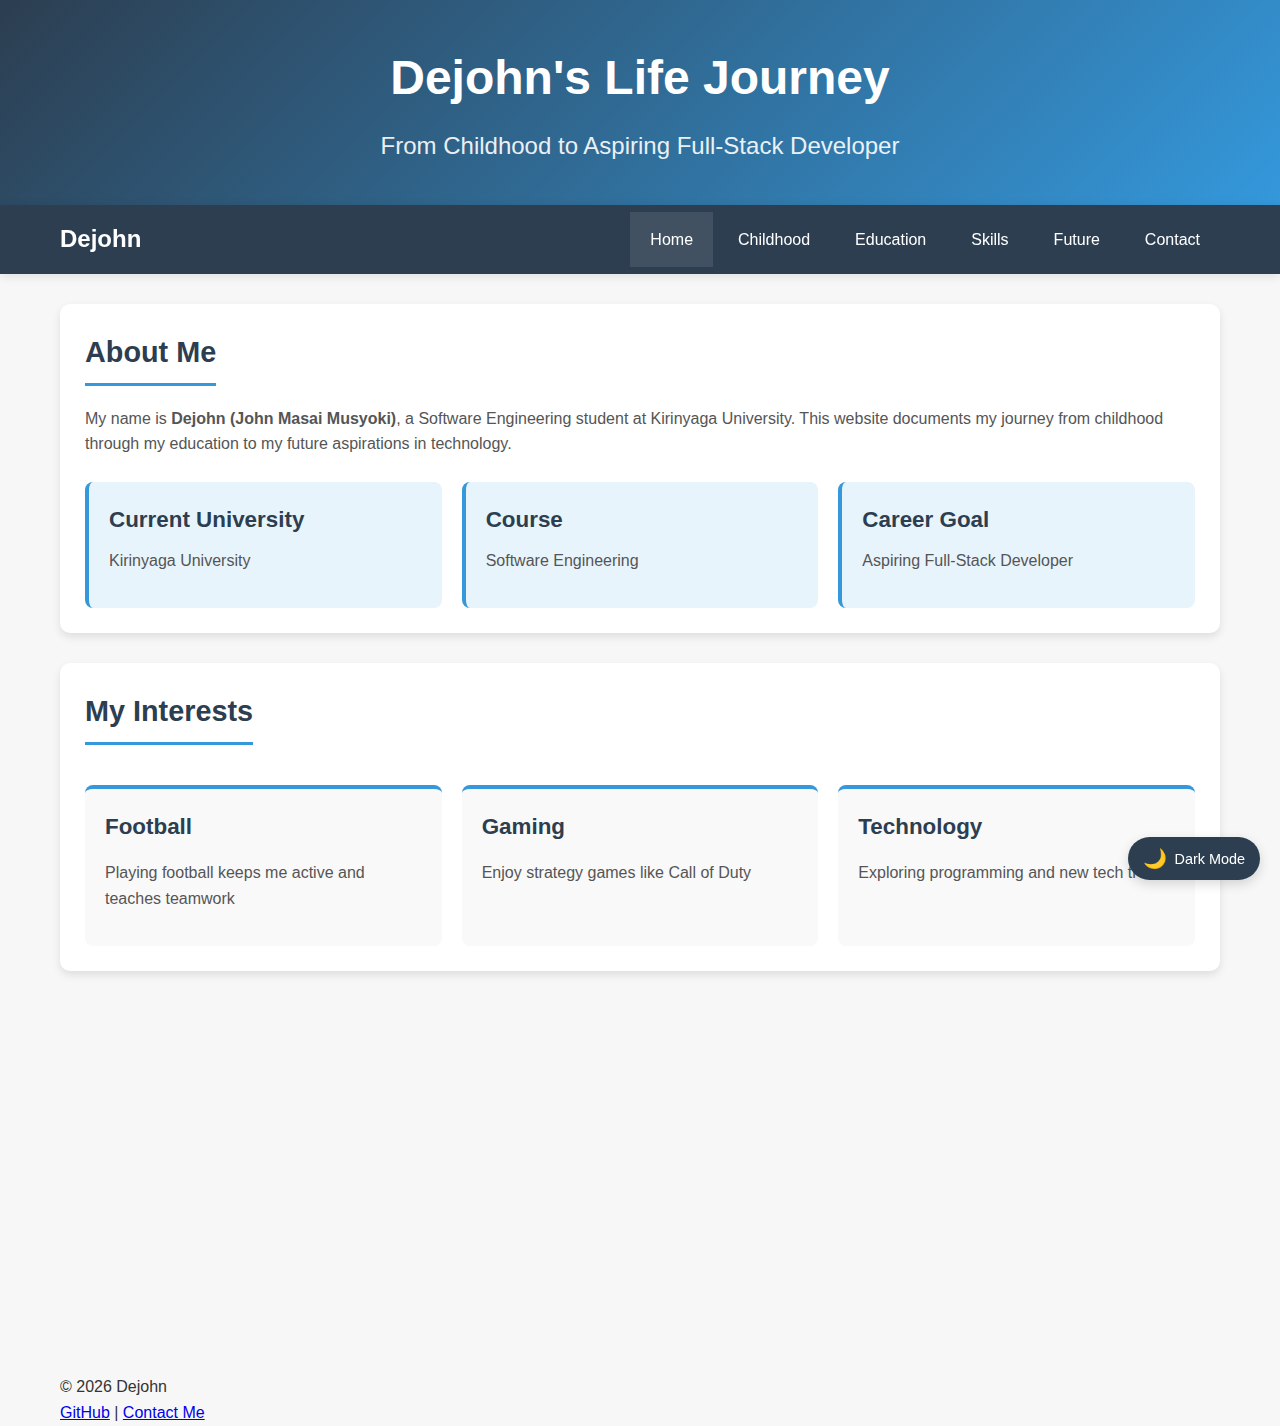
<file: index.html>
<!doctype html>
<html lang="en">
  <head>
    <meta charset="UTF-8" />
    <!-- Essential for mobile responsiveness -->
    <meta name="viewport" content="width=device-width, initial-scale=1.0" />
    <title>Dejohn's Life Journey | Home</title>
    <link rel="stylesheet" href="css/style.css" />
  </head>
  <body>
    <!-- Loading Overlay -->
    <div class="loading-overlay" id="loading-overlay">
      <div class="loader"></div>
    </div>

    <!-- Header -->
    <header class="site-header">
      <div class="container">
        <h1>Dejohn's Life Journey</h1>
        <p class="subtitle">From Childhood to Aspiring Full-Stack Developer</p>
      </div>
    </header>

    <!-- Mobile Navigation -->
    <nav class="main-nav">
      <div class="container nav-container">
        <div class="nav-brand">
          <span>Dejohn</span>
        </div>

        <!-- Hamburger menu for mobile -->
        <button class="hamburger" id="hamburger">
          <span></span>
          <span></span>
          <span></span>
        </button>

        <!-- Navigation Links -->
        <div class="nav-links" id="nav-links">
          <a href="index.html" class="nav-link active">Home</a>
          <a href="childhood.html" class="nav-link">Childhood</a>
          <a href="education.html" class="nav-link">Education</a>
          <a href="skills.html" class="nav-link">Skills</a>
          <a href="future.html" class="nav-link">Future</a>
          <a href="contact.html" class="nav-link">Contact</a>
        </div>
      </div>
    </nav>

    <!-- Main Content -->
    <main class="main-content">
      <div class="container">
        <section class="intro-section">
          <h2>About Me</h2>
          <p>
            My name is <strong>Dejohn (John Masai Musyoki)</strong>, a Software
            Engineering student at Kirinyaga University. This website documents
            my journey from childhood through my education to my future
            aspirations in technology.
          </p>

          <div class="personal-info">
            <div class="info-item">
              <h3>Current University</h3>
              <p>Kirinyaga University</p>
            </div>
            <div class="info-item">
              <h3>Course</h3>
              <p>Software Engineering</p>
            </div>
            <div class="info-item">
              <h3>Career Goal</h3>
              <p>Aspiring Full-Stack Developer</p>
            </div>
          </div>
        </section>

        <section class="interests-section">
          <h2>My Interests</h2>
          <div class="interests-grid">
            <div class="interest-item">
              <h3>Football</h3>
              <p>Playing football keeps me active and teaches teamwork</p>
            </div>
            <div class="interest-item">
              <h3>Gaming</h3>
              <p>Enjoy strategy games like Call of Duty</p>
            </div>
            <div class="interest-item">
              <h3>Technology</h3>
              <p>Exploring programming and new tech trends</p>
            </div>
          </div>
        </section>

        <section class="quick-links">
          <h2>Explore My Journey</h2>
          <div class="links-grid">
            <a href="childhood.html" class="page-link">
              <h3>Childhood</h3>
              <p>My upbringing and early experiences</p>
            </a>
            <a href="education.html" class="page-link">
              <h3>Education</h3>
              <p>High school & university journey</p>
            </a>
            <a href="skills.html" class="page-link">
              <h3>Skills</h3>
              <p>Technical and personal abilities</p>
            </a>
            <a href="future.html" class="page-link">
              <h3>Future</h3>
              <p>Career goals and aspirations</p>
            </a>
          </div>
        </section>
      </div>
      
    </main>

    <!-- Footer -->
    <footer class="site-footer">
      <div class="container">
        <p>&copy; 2026 Dejohn</p>
        <p class="footer-links">
          <a href="https://github.com/Ve_lein" target="_blank">GitHub</a> |
          <a href="contact.html">Contact Me</a>
        </p>
      </div>
    </footer>

    <!-- Back to Top Button -->
    <button id="back-to-top" class="back-to-top">↑</button>

    <!-- Dark Mode Toggle -->
    <div class="theme-toggle">
      <button id="theme-toggle-btn">
        <span class="theme-icon">🌙</span>
        <span class="theme-text">Dark Mode</span>
      </button>
    </div>

    <script src="js/script.js"></script>
  </body>
</html>
</file>
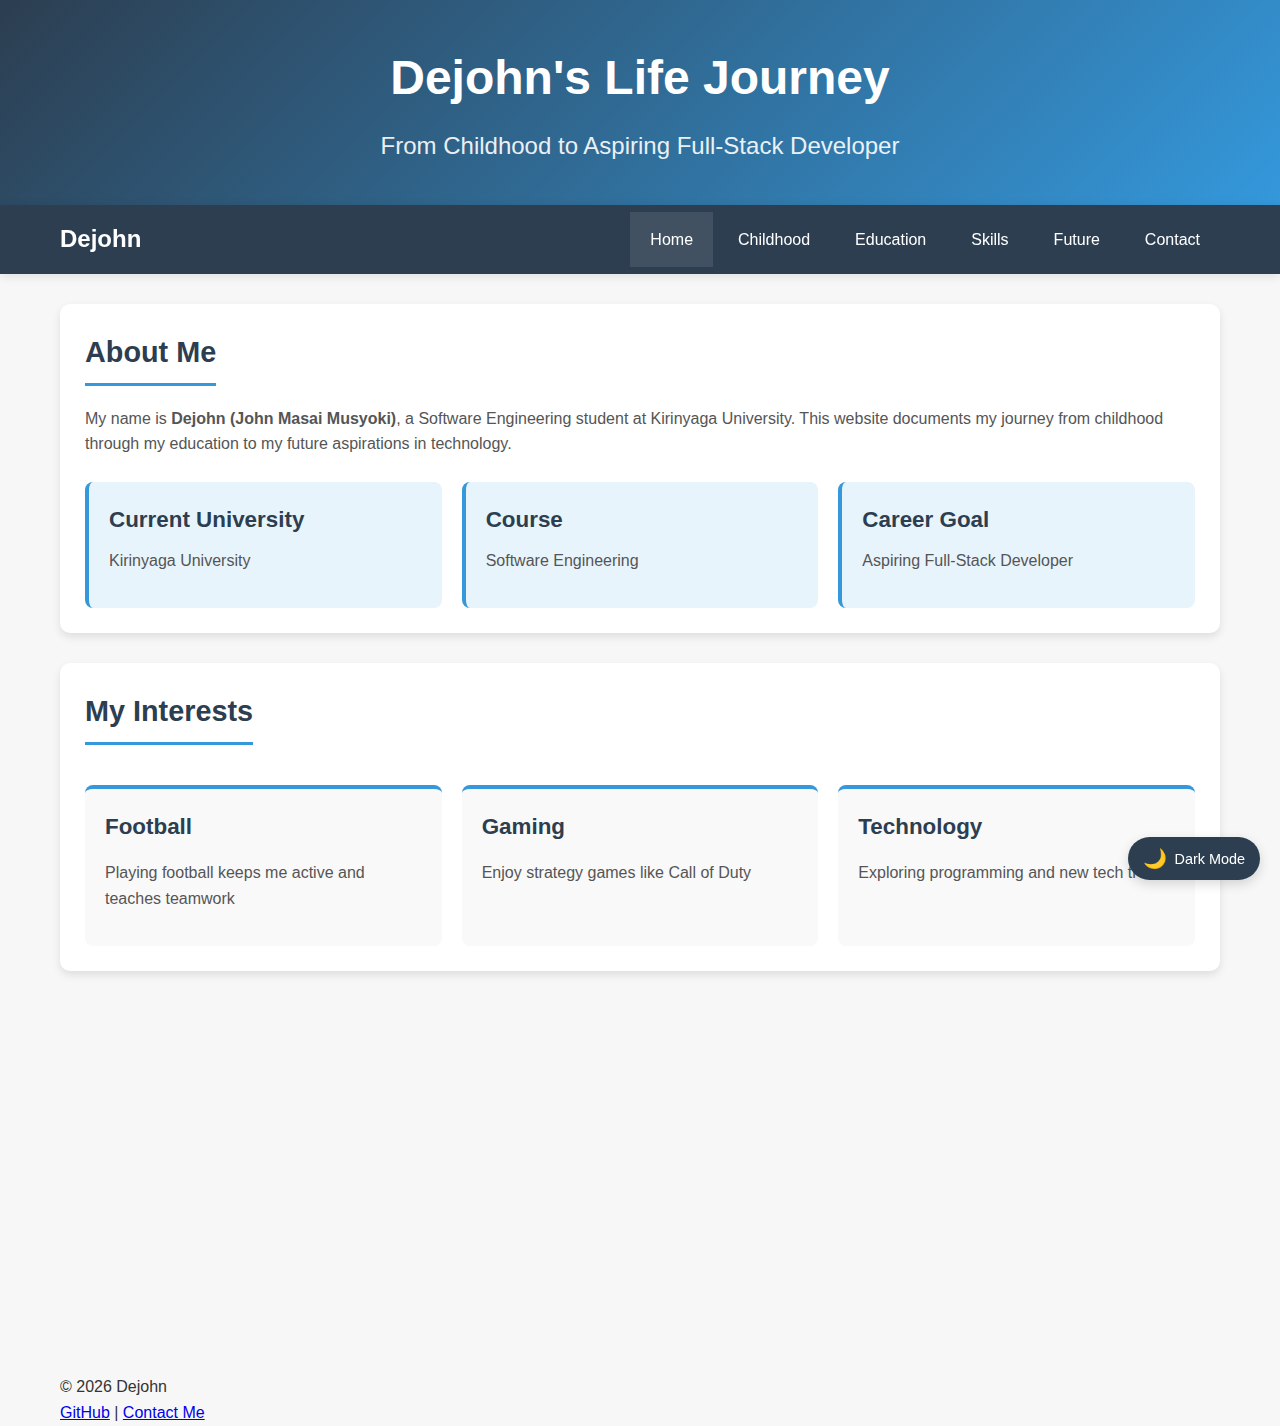
<file: Personal-portfolio website/index.html>
<!doctype html>
<html lang="en">
  <head>
    <meta charset="UTF-8" />
    <!-- Essential for mobile responsiveness -->
    <meta name="viewport" content="width=device-width, initial-scale=1.0" />
    <title>Dejohn's Life Journey | Home</title>
    <link rel="stylesheet" href="css/style.css" />
  </head>
  <body>
    <!-- Loading Overlay -->
    <div class="loading-overlay" id="loading-overlay">
      <div class="loader"></div>
    </div>

    <!-- Header -->
    <header class="site-header">
      <div class="container">
        <h1>Dejohn's Life Journey</h1>
        <p class="subtitle">From Childhood to Aspiring Full-Stack Developer</p>
      </div>
    </header>

    <!-- Mobile Navigation -->
    <nav class="main-nav">
      <div class="container nav-container">
        <div class="nav-brand">
          <span>Dejohn</span>
        </div>

        <!-- Hamburger menu for mobile -->
        <button class="hamburger" id="hamburger">
          <span></span>
          <span></span>
          <span></span>
        </button>

        <!-- Navigation Links -->
        <div class="nav-links" id="nav-links">
          <a href="index.html" class="nav-link active">Home</a>
          <a href="childhood.html" class="nav-link">Childhood</a>
          <a href="education.html" class="nav-link">Education</a>
          <a href="skills.html" class="nav-link">Skills</a>
          <a href="future.html" class="nav-link">Future</a>
          <a href="contact.html" class="nav-link">Contact</a>
        </div>
      </div>
    </nav>

    <!-- Main Content -->
    <main class="main-content">
      <div class="container">
        <section class="intro-section">
          <h2>About Me</h2>
          <p>
            My name is <strong>Dejohn (John Masai Musyoki)</strong>, a Software
            Engineering student at Kirinyaga University. This website documents
            my journey from childhood through my education to my future
            aspirations in technology.
          </p>

          <div class="personal-info">
            <div class="info-item">
              <h3>Current University</h3>
              <p>Kirinyaga University</p>
            </div>
            <div class="info-item">
              <h3>Course</h3>
              <p>Software Engineering</p>
            </div>
            <div class="info-item">
              <h3>Career Goal</h3>
              <p>Aspiring Full-Stack Developer</p>
            </div>
          </div>
        </section>

        <section class="interests-section">
          <h2>My Interests</h2>
          <div class="interests-grid">
            <div class="interest-item">
              <h3>Football</h3>
              <p>Playing football keeps me active and teaches teamwork</p>
            </div>
            <div class="interest-item">
              <h3>Gaming</h3>
              <p>Enjoy strategy games like Call of Duty</p>
            </div>
            <div class="interest-item">
              <h3>Technology</h3>
              <p>Exploring programming and new tech trends</p>
            </div>
          </div>
        </section>

        <section class="quick-links">
          <h2>Explore My Journey</h2>
          <div class="links-grid">
            <a href="childhood.html" class="page-link">
              <h3>Childhood</h3>
              <p>My upbringing and early experiences</p>
            </a>
            <a href="education.html" class="page-link">
              <h3>Education</h3>
              <p>High school & university journey</p>
            </a>
            <a href="skills.html" class="page-link">
              <h3>Skills</h3>
              <p>Technical and personal abilities</p>
            </a>
            <a href="future.html" class="page-link">
              <h3>Future</h3>
              <p>Career goals and aspirations</p>
            </a>
          </div>
        </section>
      </div>
    </main>

    <!-- Footer -->
    <footer class="site-footer">
      <div class="container">
        <p>&copy; 2026 Dejohn</p>
        <p class="footer-links">
          <a href="https://github.com/Ve_lein" target="_blank">GitHub</a> |
          <a href="contact.html">Contact Me</a>
        </p>
      </div>
    </footer>

    <!-- Back to Top Button -->
    <button id="back-to-top" class="back-to-top">↑</button>

    <!-- Dark Mode Toggle -->
    <div class="theme-toggle">
      <button id="theme-toggle-btn">
        <span class="theme-icon">🌙</span>
        <span class="theme-text">Dark Mode</span>
      </button>
    </div>

    <script src="js/script.js"></script>
  </body>
</html>
</file>
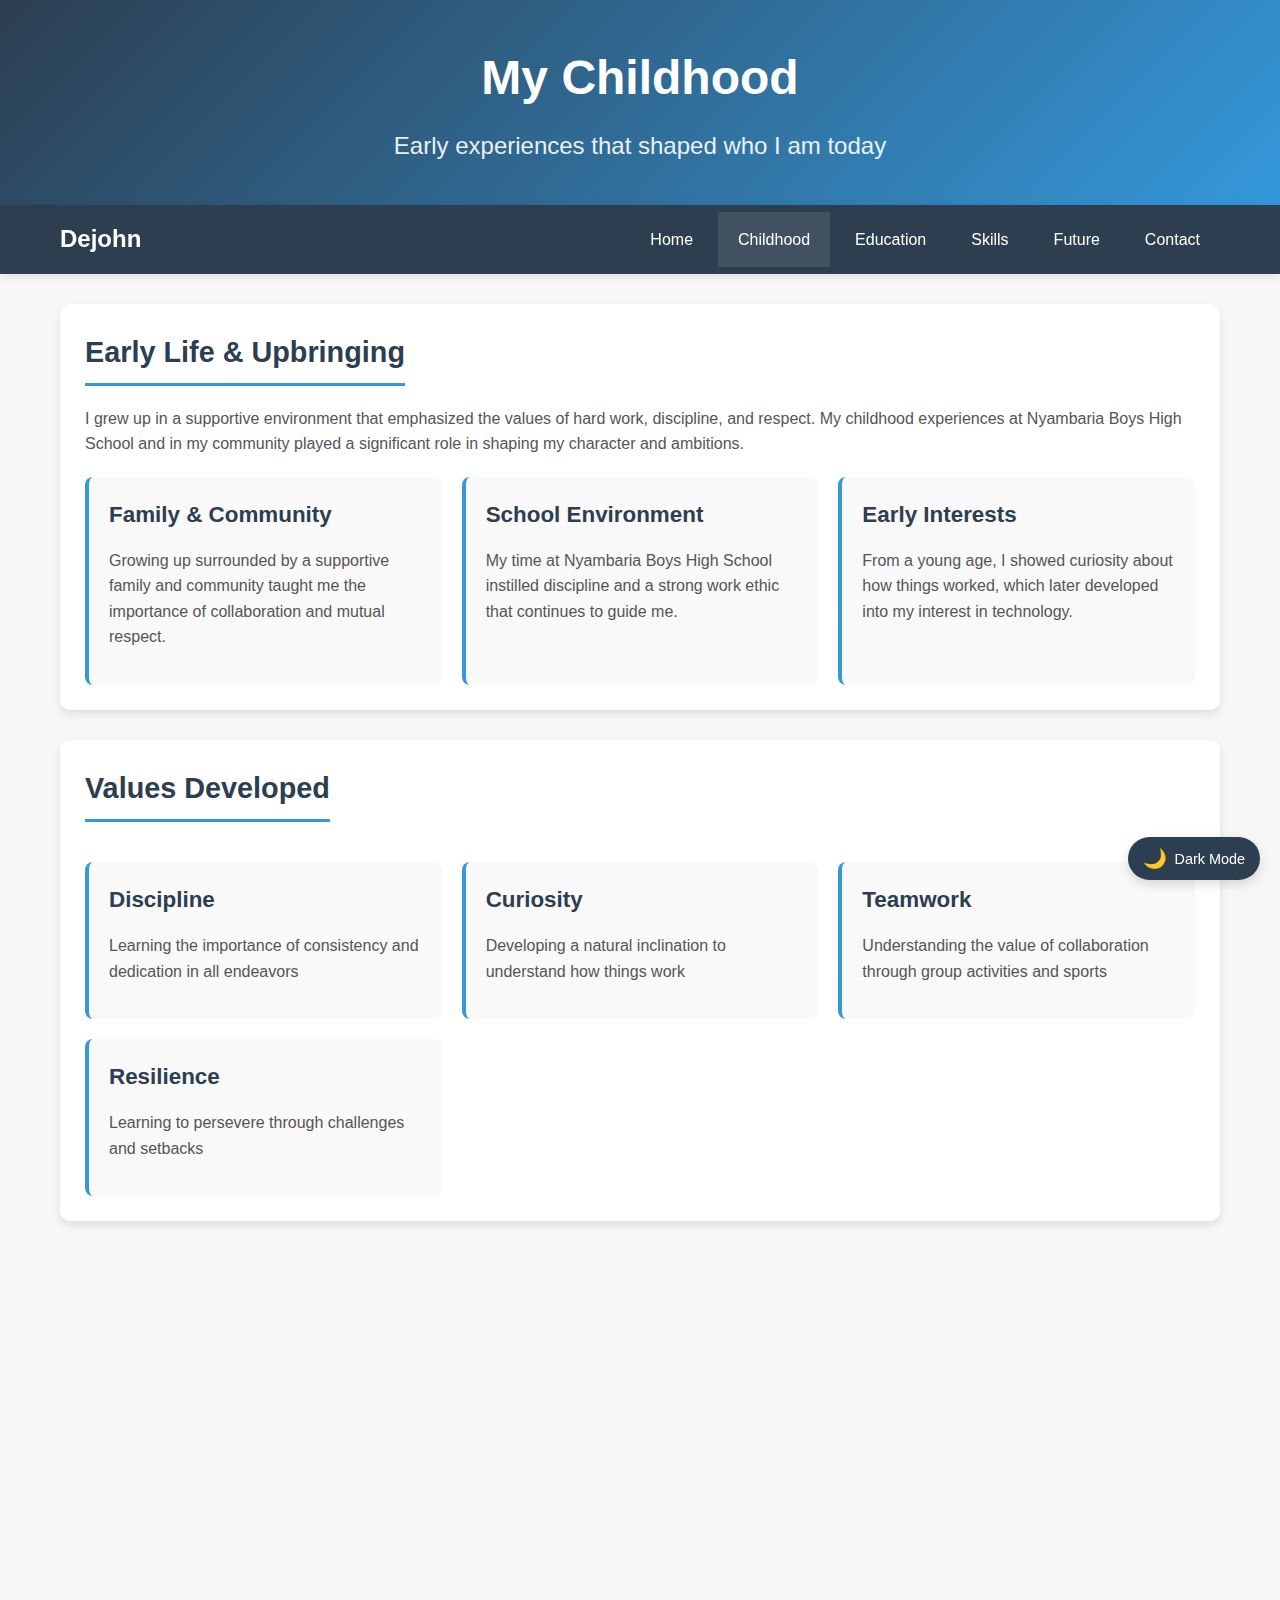
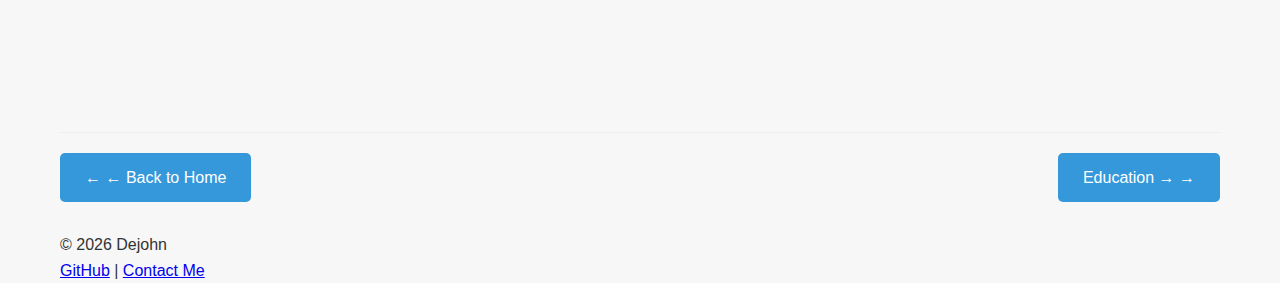
<file: childhood.html>
<!doctype html>
<html lang="en">
  <head>
    <meta charset="UTF-8" />
    <!-- Essential for mobile responsiveness -->
    <meta name="viewport" content="width=device-width, initial-scale=1.0" />
    <title>Dejohn's Life Journey | Childhood</title>
    <link rel="stylesheet" href="css/style.css" />
  </head>
  <body>
    <!-- Loading Overlay -->
    <div class="loading-overlay" id="loading-overlay">
      <div class="loader"></div>
    </div>

    <!-- Header -->
    <header class="site-header">
      <div class="container">
        <h1>My Childhood</h1>
        <p class="subtitle">Early experiences that shaped who I am today</p>
      </div>
    </header>

    <!-- Mobile Navigation -->
    <nav class="main-nav">
      <div class="container nav-container">
        <div class="nav-brand">
          <span>Dejohn</span>
        </div>

        <!-- Hamburger menu for mobile -->
        <button class="hamburger" id="hamburger">
          <span></span>
          <span></span>
          <span></span>
        </button>

        <!-- Navigation Links -->
        <div class="nav-links" id="nav-links">
          <a href="index.html" class="nav-link">Home</a>
          <a href="childhood.html" class="nav-link active">Childhood</a>
          <a href="education.html" class="nav-link">Education</a>
          <a href="skills.html" class="nav-link">Skills</a>
          <a href="future.html" class="nav-link">Future</a>
          <a href="contact.html" class="nav-link">Contact</a>
        </div>
      </div>
    </nav>

    <!-- Main Content -->
    <main class="main-content">
      <div class="container">
        <section class="childhood-section">
          <h2>Early Life & Upbringing</h2>
          <p>
            I grew up in a supportive environment that emphasized the values of
            hard work, discipline, and respect. My childhood experiences at
            Nyambaria Boys High School and in my community played a significant
            role in shaping my character and ambitions.
          </p>

          <div class="childhood-memories">
            <div class="memory-item">
              <h3>Family & Community</h3>
              <p>
                Growing up surrounded by a supportive family and community
                taught me the importance of collaboration and mutual respect.
              </p>
            </div>
            <div class="memory-item">
              <h3>School Environment</h3>
              <p>
                My time at Nyambaria Boys High School instilled discipline and a
                strong work ethic that continues to guide me.
              </p>
            </div>
            <div class="memory-item">
              <h3>Early Interests</h3>
              <p>
                From a young age, I showed curiosity about how things worked,
                which later developed into my interest in technology.
              </p>
            </div>
          </div>
        </section>

        <section class="values-section">
          <h2>Values Developed</h2>
          <div class="values-grid">
            <div class="value-item">
              <h3>Discipline</h3>
              <p>
                Learning the importance of consistency and dedication in all
                endeavors
              </p>
            </div>
            <div class="value-item">
              <h3>Curiosity</h3>
              <p>
                Developing a natural inclination to understand how things work
              </p>
            </div>
            <div class="value-item">
              <h3>Teamwork</h3>
              <p>
                Understanding the value of collaboration through group
                activities and sports
              </p>
            </div>
            <div class="value-item">
              <h3>Resilience</h3>
              <p>Learning to persevere through challenges and setbacks</p>
            </div>
          </div>
        </section>

        <section class="influences-section">
          <h2>Key Influences</h2>
          <p>
            My parents, teachers, and mentors played crucial roles in my
            development. Their guidance helped me understand the importance of
            education, ethical behavior, and setting meaningful goals for my
            future.
          </p>

          <div class="influence-highlights">
            <h3>Notable Childhood Experiences:</h3>
            <ul>
              <li>Participating in team sports that taught cooperation</li>
              <li>
                Engaging in school projects that developed problem-solving
                skills
              </li>
              <li>
                Observing technological advancements that sparked my interest in
                computing
              </li>
              <li>
                Learning from community elders about tradition and modern values
              </li>
            </ul>
          </div>
        </section>

        <div class="page-navigation">
          <a href="index.html" class="nav-button prev">← Back to Home</a>
          <a href="education.html" class="nav-button next">Education →</a>
        </div>
      </div>
    </main>

    <!-- Footer -->
    <footer class="site-footer">
      <div class="container">
        <p>&copy; 2026 Dejohn</p>
        <p class="footer-links">
          <a href="https://github.com/Ve_lein" target="_blank">GitHub</a> |
          <a href="contact.html">Contact Me</a>
        </p>
      </div>
    </footer>

    <!-- Back to Top Button -->
    <button id="back-to-top" class="back-to-top">↑</button>

    <!-- Dark Mode Toggle -->
    <div class="theme-toggle">
      <button id="theme-toggle-btn">
        <span class="theme-icon">🌙</span>
        <span class="theme-text">Dark Mode</span>
      </button>
    </div>

    <script src="js/script.js"></script>
  </body>
</html>
</file>
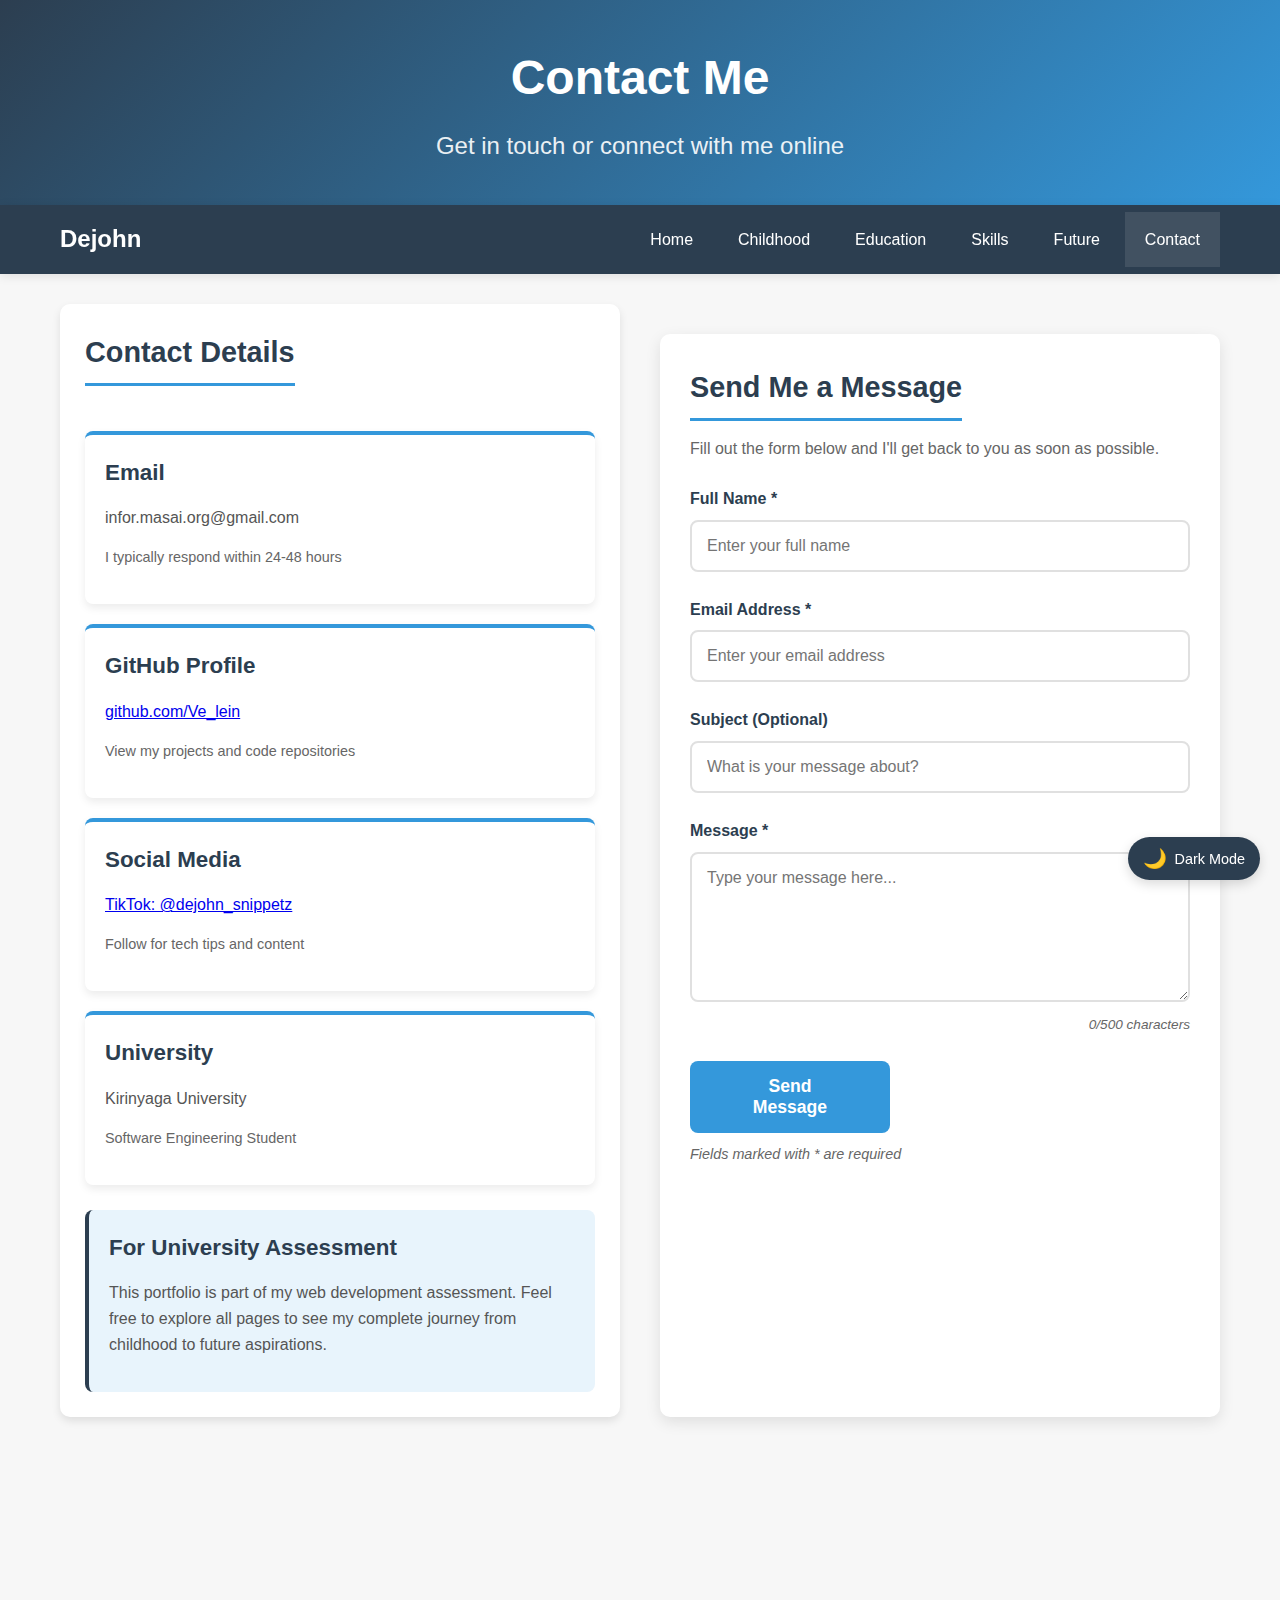
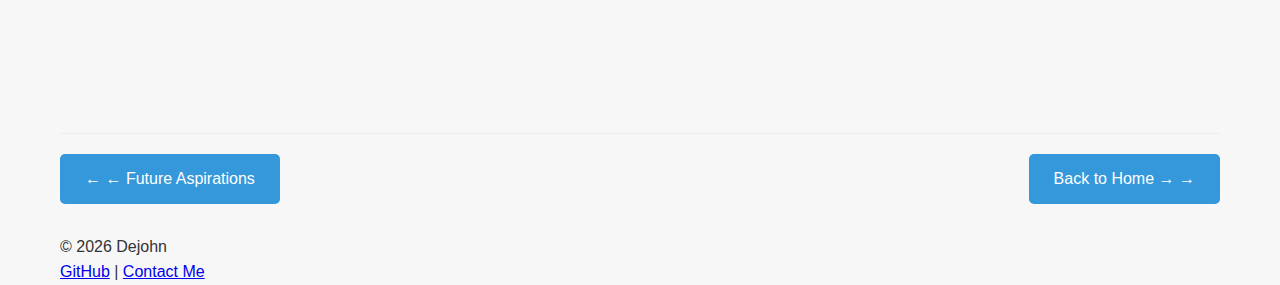
<file: contact.html>
<!doctype html>
<html lang="en">
  <head>
    <meta charset="UTF-8" />
    <meta name="viewport" content="width=device-width, initial-scale=1.0" />
    <title>Dejohn's Life Journey | Contact</title>
    <link rel="stylesheet" href="css/style.css" />
  </head>
  <body>
    <!-- Loading Overlay -->
    <div class="loading-overlay" id="loading-overlay">
      <div class="loader"></div>
    </div>

    <!-- Header -->
    <header class="site-header">
      <div class="container">
        <h1>Contact Me</h1>
        <p class="subtitle">Get in touch or connect with me online</p>
      </div>
    </header>

    <!-- Mobile Navigation -->
    <nav class="main-nav">
      <div class="container nav-container">
        <div class="nav-brand">
          <span>Dejohn</span>
        </div>

        <button class="hamburger" id="hamburger">
          <span></span>
          <span></span>
          <span></span>
        </button>

        <div class="nav-links" id="nav-links">
          <a href="index.html" class="nav-link">Home</a>
          <a href="childhood.html" class="nav-link">Childhood</a>
          <a href="education.html" class="nav-link">Education</a>
          <a href="skills.html" class="nav-link">Skills</a>
          <a href="future.html" class="nav-link">Future</a>
          <a href="contact.html" class="nav-link active">Contact</a>
        </div>
      </div>
    </nav>

    <!-- Main Content -->
    <main class="main-content">
      <div class="container">
        <div class="contact-wrapper">
          <section class="contact-info">
            <h2>Contact Details</h2>

            <div class="contact-methods">
              <div class="contact-item">
                <h3>Email</h3>
                <p>infor.masai.org@gmail.com</p>
                <p class="contact-note">
                  I typically respond within 24-48 hours
                </p>
              </div>

              <div class="contact-item">
                <h3>GitHub Profile</h3>
                <p>
                  <a
                    href="https://github.com/Ve_lein"
                    target="_blank"
                    class="external-link"
                  >
                    github.com/Ve_lein
                  </a>
                </p>
                <p class="contact-note">
                  View my projects and code repositories
                </p>
              </div>

              <div class="contact-item">
                <h3>Social Media</h3>
                <p>
                  <a
                    href="https://www.tiktok.com/@dejohn_snippetz"
                    target="_blank"
                    class="external-link"
                  >
                    TikTok: @dejohn_snippetz
                  </a>
                </p>
                <p class="contact-note">Follow for tech tips and content</p>
              </div>

              <div class="contact-item">
                <h3>University</h3>
                <p>Kirinyaga University</p>
                <p class="contact-note">Software Engineering Student</p>
              </div>
            </div>

            <div class="contact-note-box">
              <h3>For University Assessment</h3>
              <p>
                This portfolio is part of my web development assessment. Feel
                free to explore all pages to see my complete journey from
                childhood to future aspirations.
              </p>
            </div>
          </section>

          <!-- Contact Form with Character Counter -->
          <section class="contact-form-section">
            <h2>Send Me a Message</h2>
            <p>
              Fill out the form below and I'll get back to you as soon as
              possible.
            </p>

            <!-- Alert container -->
            <div id="alertBox" class="alert-box"></div>

            <form id="contactForm" class="contact-form">
              <div class="form-group">
                <label for="name">Full Name *</label>
                <input
                  type="text"
                  id="name"
                  name="name"
                  required
                  placeholder="Enter your full name"
                />
                <div id="nameError" class="error-message"></div>
              </div>

              <div class="form-group">
                <label for="email">Email Address *</label>
                <input
                  type="email"
                  id="email"
                  name="email"
                  required
                  placeholder="Enter your email address"
                />
                <div id="emailError" class="error-message"></div>
              </div>

              <div class="form-group">
                <label for="subject">Subject (Optional)</label>
                <input
                  type="text"
                  id="subject"
                  name="subject"
                  placeholder="What is your message about?"
                />
              </div>

              <div class="form-group">
                <label for="message">Message *</label>
                <textarea
                  id="message"
                  name="message"
                  rows="6"
                  required
                  placeholder="Type your message here..."
                  maxlength="500"
                ></textarea>
                <div class="char-counter">
                  <span id="char-count">0</span>/500 characters
                </div>
                <div id="messageError" class="error-message"></div>
              </div>

              <div class="form-group">
                <button type="submit" class="submit-button">
                  Send Message
                </button>
                <p class="form-note">Fields marked with * are required</p>
              </div>
            </form>
          </section>
        </div>

        <section class="social-connect">
          <h2>Connect With Me</h2>
          <div class="social-links">
            <a
              href="https://github.com/Ve_lein"
              target="_blank"
              class="social-link github"
            >
              <span>GitHub</span>
              <span class="link-desc">View my code & projects</span>
            </a>

            <a
              href="https://www.tiktok.com/@dejohn_snippetz"
              target="_blank"
              class="social-link tiktok"
            >
              <span>TikTok</span>
              <span class="link-desc">Tech content & tips</span>
            </a>

            <div class="social-link email">
              <span>Email</span>
              <span class="link-desc">infor.masai.org@gmail.com</span>
            </div>
          </div>
        </section>

        <div class="page-navigation">
          <a href="future.html" class="nav-button prev">← Future Aspirations</a>
          <a href="index.html" class="nav-button next">Back to Home →</a>
        </div>
      </div>
    </main>

    <!-- Footer -->
    <footer class="site-footer">
      <div class="container">
        <p>&copy; 2026 Dejohn</p>
        <p class="footer-links">
          <a href="https://github.com/Ve_lein" target="_blank">GitHub</a> |
          <a href="contact.html">Contact Me</a>
        </p>
      </div>
    </footer>

    <!-- Back to Top Button -->
    <button id="back-to-top" class="back-to-top">↑</button>

    <!-- Dark Mode Toggle -->
    <div class="theme-toggle">
      <button id="theme-toggle-btn">
        <span class="theme-icon">🌙</span>
        <span class="theme-text">Dark Mode</span>
      </button>
    </div>

    <script src="js/script.js"></script>
  </body>
</html>
</file>
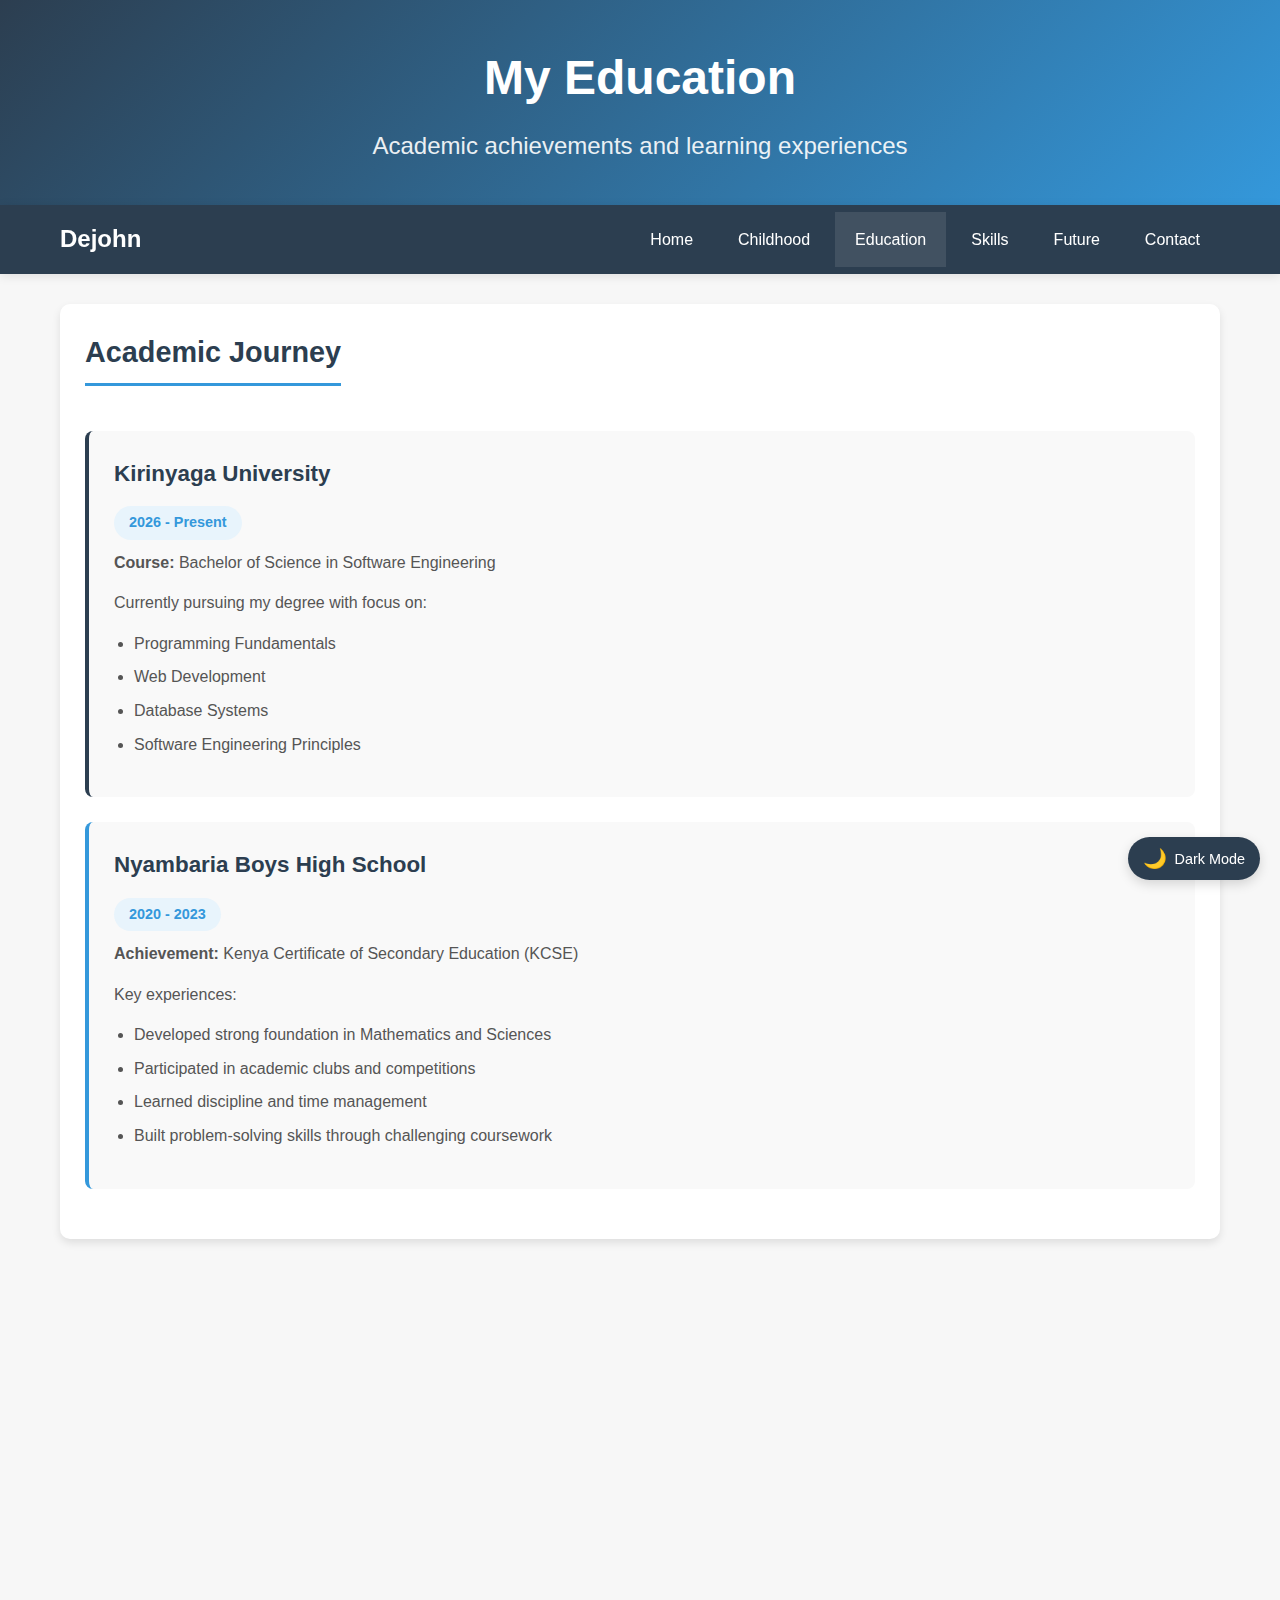
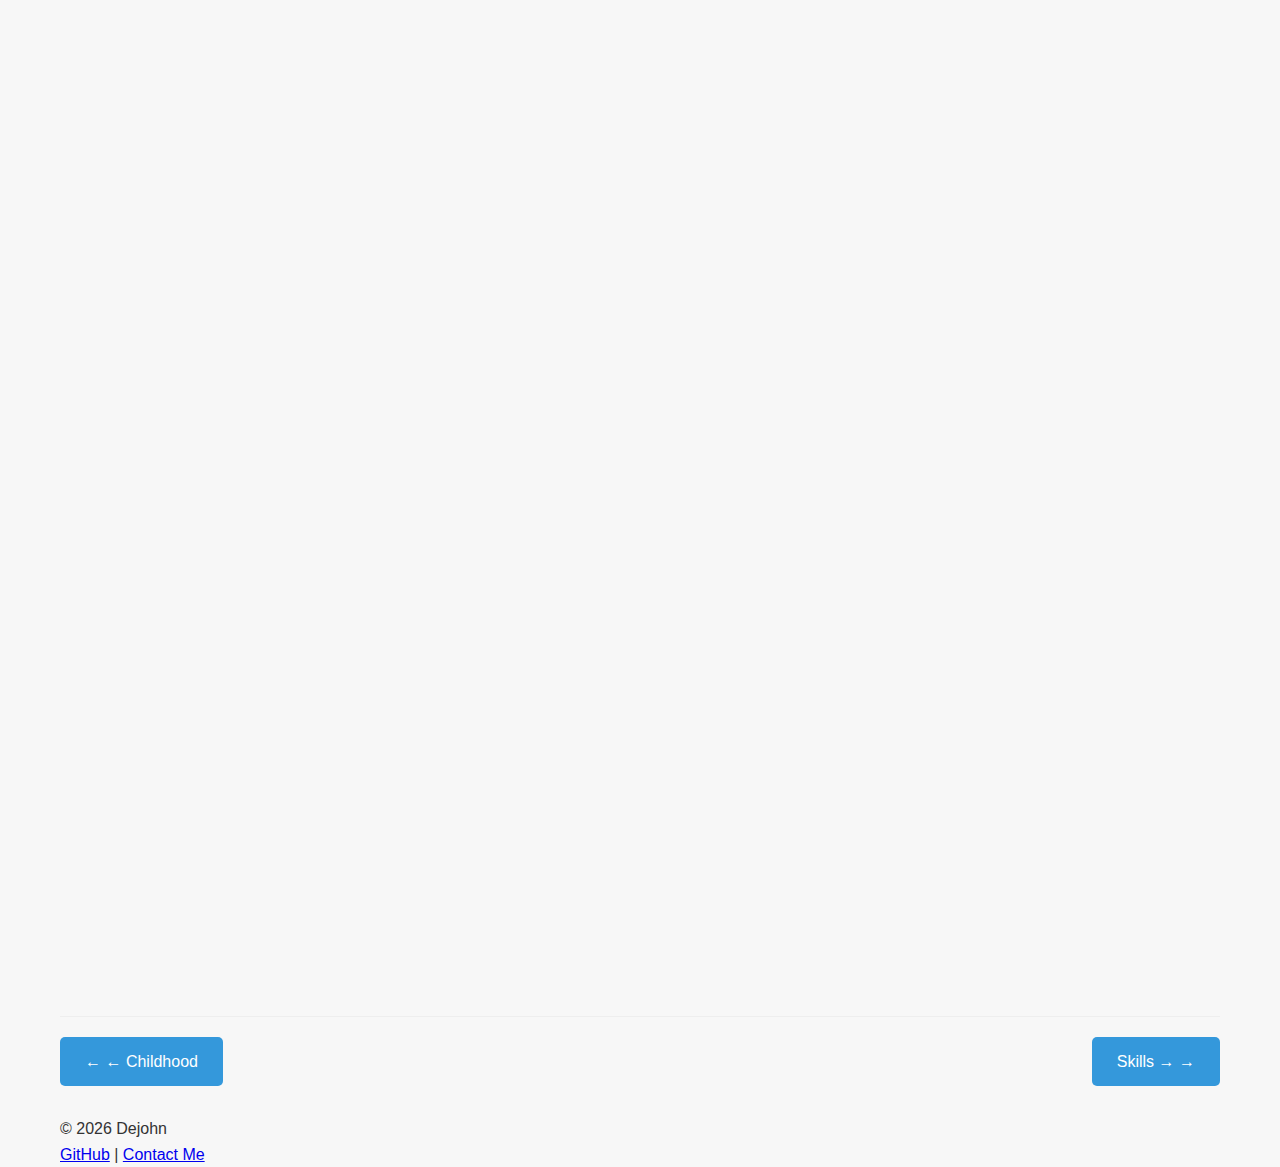
<file: education.html>
<!doctype html>
<html lang="en">
  <head>
    <meta charset="UTF-8" />
    <!-- Essential for mobile responsiveness -->
    <meta name="viewport" content="width=device-width, initial-scale=1.0" />
    <title>Dejohn's Life Journey | Education</title>
    <link rel="stylesheet" href="css/style.css" />
  </head>
  <body>
    <!-- Loading Overlay -->
    <div class="loading-overlay" id="loading-overlay">
      <div class="loader"></div>
    </div>

    <!-- Header -->
    <header class="site-header">
      <div class="container">
        <h1>My Education</h1>
        <p class="subtitle">Academic achievements and learning experiences</p>
      </div>
    </header>

    <!-- Mobile Navigation -->
    <nav class="main-nav">
      <div class="container nav-container">
        <div class="nav-brand">
          <span>Dejohn</span>
        </div>

        <!-- Hamburger menu for mobile -->
        <button class="hamburger" id="hamburger">
          <span></span>
          <span></span>
          <span></span>
        </button>

        <!-- Navigation Links -->
        <div class="nav-links" id="nav-links">
          <a href="index.html" class="nav-link">Home</a>
          <a href="childhood.html" class="nav-link">Childhood</a>
          <a href="education.html" class="nav-link active">Education</a>
          <a href="skills.html" class="nav-link">Skills</a>
          <a href="future.html" class="nav-link">Future</a>
          <a href="contact.html" class="nav-link">Contact</a>
        </div>
      </div>
    </nav>

    <!-- Main Content -->
    <main class="main-content">
      <div class="container">
        <section class="education-timeline">
          <h2>Academic Journey</h2>

          <div class="timeline">
            <div class="timeline-item current">
              <h3>Kirinyaga University</h3>
              <p class="timeline-date">2026 - Present</p>
              <p>
                <strong>Course:</strong> Bachelor of Science in Software
                Engineering
              </p>
              <p>Currently pursuing my degree with focus on:</p>
              <ul>
                <li>Programming Fundamentals</li>
                <li>Web Development</li>
                <li>Database Systems</li>
                <li>Software Engineering Principles</li>
              </ul>
            </div>

            <div class="timeline-item">
              <h3>Nyambaria Boys High School</h3>
              <p class="timeline-date">2020 - 2023</p>
              <p>
                <strong>Achievement:</strong> Kenya Certificate of Secondary
                Education (KCSE)
              </p>
              <p>Key experiences:</p>
              <ul>
                <li>Developed strong foundation in Mathematics and Sciences</li>
                <li>Participated in academic clubs and competitions</li>
                <li>Learned discipline and time management</li>
                <li>
                  Built problem-solving skills through challenging coursework
                </li>
              </ul>
            </div>
          </div>
        </section>

        <section class="achievements-section">
          <h2>Academic Achievements</h2>
          <div class="achievements-grid">
            <div class="achievement-item">
              <h3>Academic Performance</h3>
              <p>
                Consistently maintained high grades in programming and software
                development courses at university level.
              </p>
            </div>
            <div class="achievement-item">
              <h3>Project Work</h3>
              <p>
                Successfully completed multiple web development projects
                applying classroom knowledge to practical scenarios.
              </p>
            </div>
            <div class="achievement-item">
              <h3>Technical Skills</h3>
              <p>
                Developed proficiency in HTML, CSS, JavaScript through
                coursework and self-directed learning.
              </p>
            </div>
          </div>
        </section>

        <section class="extracurricular-section">
          <h2>University Life & Activities</h2>
          <p>
            Beyond academics, I actively participate in university life through
            sports, gaming communities, and technology-related activities that
            complement my software engineering studies.
          </p>

          <div class="activities-grid">
            <div class="activity-item">
              <h3>Sports & Teamwork</h3>
              <p>
                Playing football with university teams to develop collaboration
                and strategic thinking.
              </p>
            </div>
            <div class="activity-item">
              <h3>Tech Communities</h3>
              <p>
                Engaging with fellow students in programming discussions and
                project collaborations.
              </p>
            </div>
            <div class="activity-item">
              <h3>Personal Projects</h3>
              <p>
                Building personal websites and applications to apply theoretical
                knowledge practically.
              </p>
            </div>
          </div>
        </section>

        <section class="learning-approach">
          <h2>My Learning Philosophy</h2>
          <p>
            I believe in combining theoretical knowledge with practical
            application. My approach includes:
          </p>
          <div class="approach-points">
            <div class="approach-item">
              <h4>Hands-On Practice</h4>
              <p>Building projects to reinforce classroom concepts</p>
            </div>
            <div class="approach-item">
              <h4>Collaborative Learning</h4>
              <p>Working with peers to solve complex problems</p>
            </div>
            <div class="approach-item">
              <h4>Continuous Improvement</h4>
              <p>
                Regularly updating skills through online resources and practice
              </p>
            </div>
          </div>
        </section>

        <div class="page-navigation">
          <a href="childhood.html" class="nav-button prev">← Childhood</a>
          <a href="skills.html" class="nav-button next">Skills →</a>
        </div>
      </div>
    </main>

    <!-- Footer -->
    <footer class="site-footer">
      <div class="container">
        <p>&copy; 2026 Dejohn</p>
        <p class="footer-links">
          <a href="https://github.com/Ve_lein" target="_blank">GitHub</a> |
          <a href="contact.html">Contact Me</a>
        </p>
      </div>
    </footer>

    <!-- Back to Top Button -->
    <button id="back-to-top" class="back-to-top">↑</button>

    <!-- Dark Mode Toggle -->
    <div class="theme-toggle">
      <button id="theme-toggle-btn">
        <span class="theme-icon">🌙</span>
        <span class="theme-text">Dark Mode</span>
      </button>
    </div>

    <script src="js/script.js"></script>
  </body>
</html>
</file>
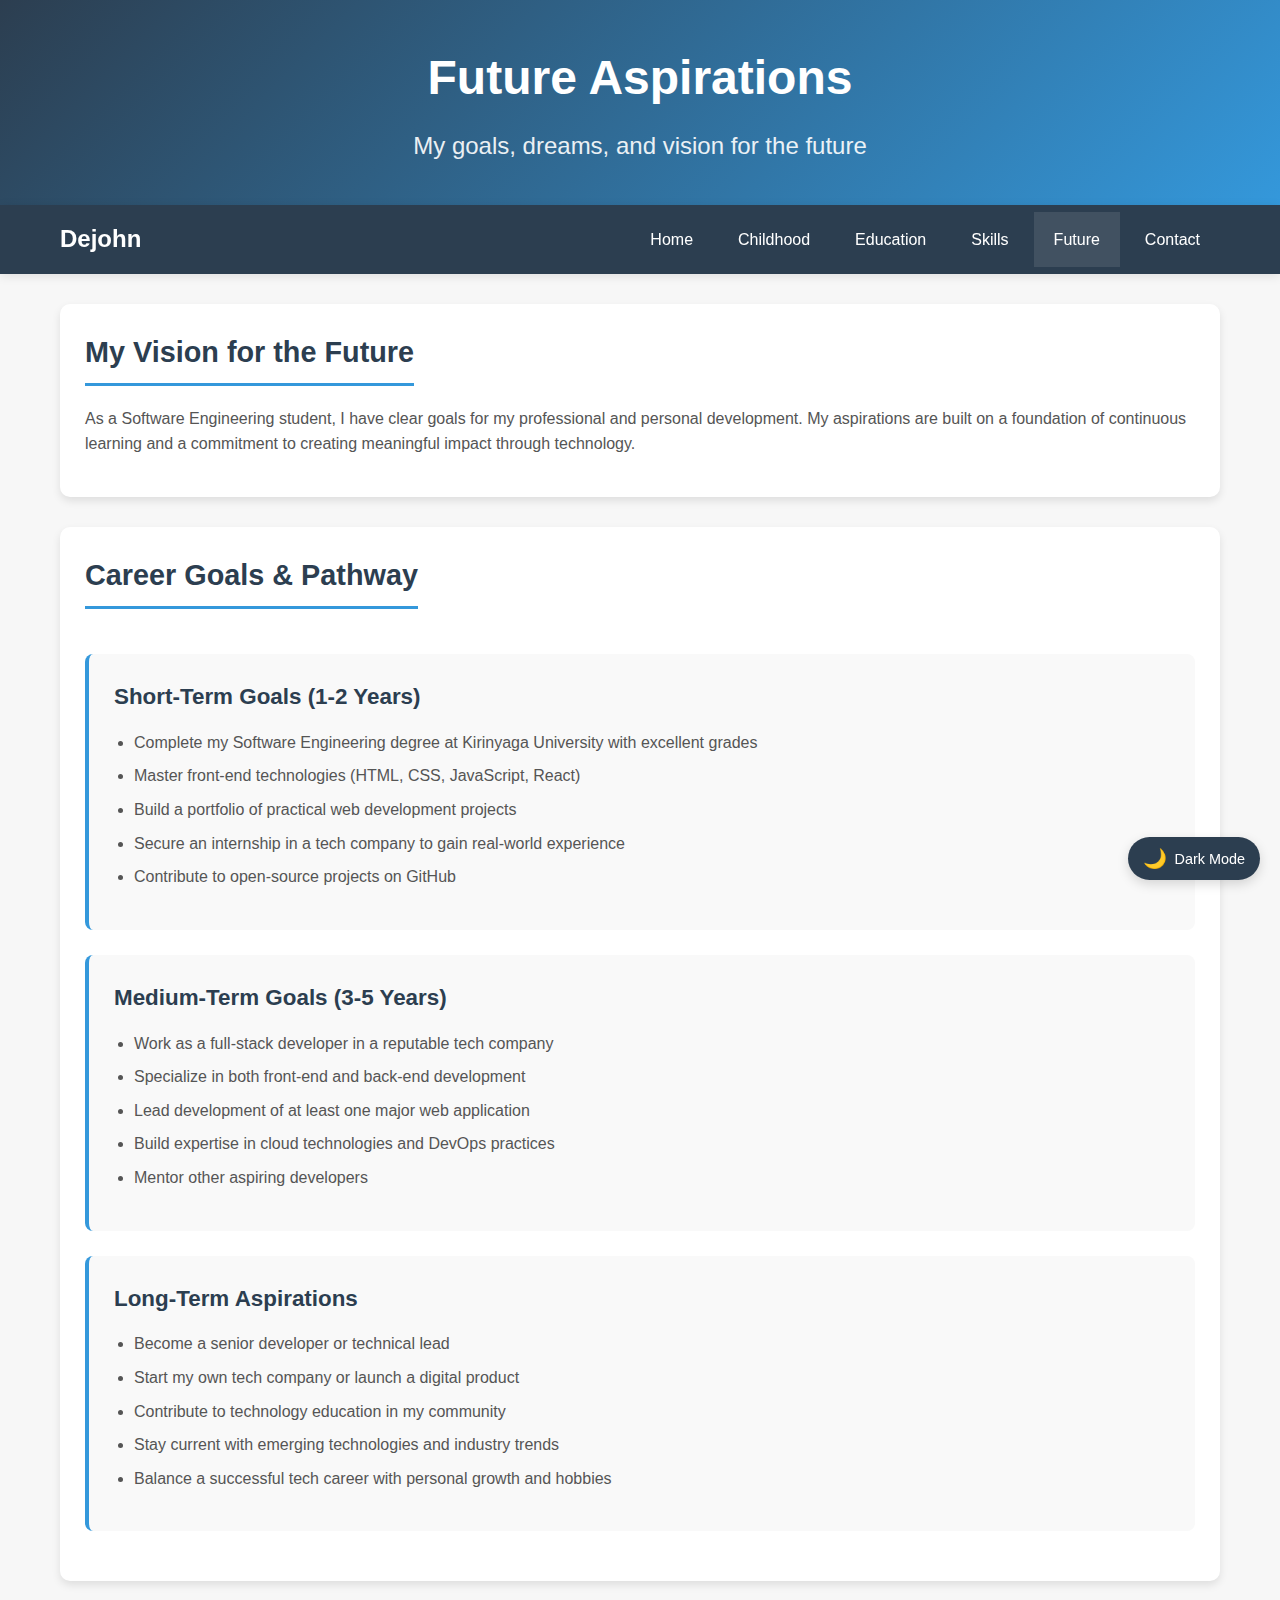
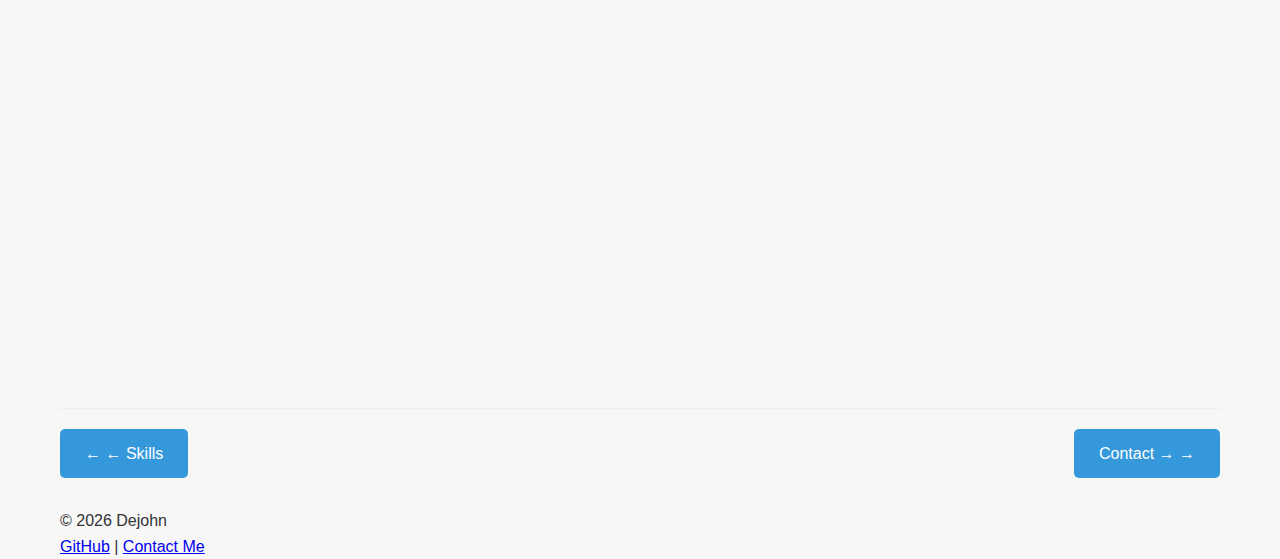
<file: future.html>
<!doctype html>
<html lang="en">
  <head>
    <meta charset="UTF-8" />
    <!-- Essential for mobile responsiveness -->
    <meta name="viewport" content="width=device-width, initial-scale=1.0" />
    <title>Dejohn's Life Journey | Future Aspirations</title>
    <link rel="stylesheet" href="css/style.css" />
  </head>
  <body>
    <!-- Loading Overlay -->
    <div class="loading-overlay" id="loading-overlay">
      <div class="loader"></div>
    </div>

    <!-- Header -->
    <header class="site-header">
      <div class="container">
        <h1>Future Aspirations</h1>
        <p class="subtitle">My goals, dreams, and vision for the future</p>
      </div>
    </header>

    <!-- Mobile Navigation -->
    <nav class="main-nav">
      <div class="container nav-container">
        <div class="nav-brand">
          <span>Dejohn</span>
        </div>

        <!-- Hamburger menu for mobile -->
        <button class="hamburger" id="hamburger">
          <span></span>
          <span></span>
          <span></span>
        </button>

        <!-- Navigation Links -->
        <div class="nav-links" id="nav-links">
          <a href="index.html" class="nav-link">Home</a>
          <a href="childhood.html" class="nav-link">Childhood</a>
          <a href="education.html" class="nav-link">Education</a>
          <a href="skills.html" class="nav-link">Skills</a>
          <a href="future.html" class="nav-link active">Future</a>
          <a href="contact.html" class="nav-link">Contact</a>
        </div>
      </div>
    </nav>

    <!-- Main Content -->
    <main class="main-content">
      <div class="container">
        <section class="aspirations-intro">
          <h2>My Vision for the Future</h2>
          <p>
            As a Software Engineering student, I have clear goals for my
            professional and personal development. My aspirations are built on a
            foundation of continuous learning and a commitment to creating
            meaningful impact through technology.
          </p>
        </section>

        <section class="career-goals">
          <h2>Career Goals & Pathway</h2>
          <div class="goals-timeline">
            <div class="goal-phase">
              <h3>Short-Term Goals (1-2 Years)</h3>
              <div class="phase-content">
                <ul>
                  <li>
                    Complete my Software Engineering degree at Kirinyaga
                    University with excellent grades
                  </li>
                  <li>
                    Master front-end technologies (HTML, CSS, JavaScript, React)
                  </li>
                  <li>
                    Build a portfolio of practical web development projects
                  </li>
                  <li>
                    Secure an internship in a tech company to gain real-world
                    experience
                  </li>
                  <li>Contribute to open-source projects on GitHub</li>
                </ul>
              </div>
            </div>

            <div class="goal-phase">
              <h3>Medium-Term Goals (3-5 Years)</h3>
              <div class="phase-content">
                <ul>
                  <li>
                    Work as a full-stack developer in a reputable tech company
                  </li>
                  <li>Specialize in both front-end and back-end development</li>
                  <li>
                    Lead development of at least one major web application
                  </li>
                  <li>
                    Build expertise in cloud technologies and DevOps practices
                  </li>
                  <li>Mentor other aspiring developers</li>
                </ul>
              </div>
            </div>

            <div class="goal-phase">
              <h3>Long-Term Aspirations</h3>
              <div class="phase-content">
                <ul>
                  <li>Become a senior developer or technical lead</li>
                  <li>Start my own tech company or launch a digital product</li>
                  <li>Contribute to technology education in my community</li>
                  <li>
                    Stay current with emerging technologies and industry trends
                  </li>
                  <li>
                    Balance a successful tech career with personal growth and
                    hobbies
                  </li>
                </ul>
              </div>
            </div>
          </div>
        </section>

        <section class="technical-focus">
          <h2>Technical Focus Areas</h2>
          <div class="focus-grid">
            <div class="focus-item">
              <h3>Full-Stack Development</h3>
              <p>
                Mastering both client-side and server-side technologies to build
                complete web applications
              </p>
            </div>
            <div class="focus-item">
              <h3>Mobile Development</h3>
              <p>
                Expanding skills to include mobile app development for iOS and
                Android platforms
              </p>
            </div>
            <div class="focus-item">
              <h3>Cloud Computing</h3>
              <p>
                Learning cloud platforms like AWS or Azure for scalable
                application deployment
              </p>
            </div>
            <div class="focus-item">
              <h3>AI & Machine Learning</h3>
              <p>
                Exploring the integration of AI capabilities into web
                applications
              </p>
            </div>
          </div>
        </section>

        <section class="personal-growth">
          <h2>Personal Development Goals</h2>
          <p>
            Beyond technical skills, I aim to develop personally and contribute
            to my community:
          </p>
          <div class="growth-grid">
            <div class="growth-item">
              <h3>Continuous Learning</h3>
              <p>
                Commit to lifelong learning through courses, workshops, and
                self-study
              </p>
            </div>
            <div class="growth-item">
              <h3>Community Involvement</h3>
              <p>
                Volunteer to teach coding skills to young people in my community
              </p>
            </div>
            <div class="growth-item">
              <h3>Work-Life Balance</h3>
              <p>
                Maintain my passion for football and gaming while pursuing
                career goals
              </p>
            </div>
            <div class="growth-item">
              <h3>Networking</h3>
              <p>Build professional relationships in the tech industry</p>
            </div>
          </div>
        </section>

        <section class="dream-project">
          <h2>My Dream Project</h2>
          <div class="project-vision">
            <p>
              I envision creating a platform that helps students in Kenya access
              quality programming education and mentorship. This project would
              combine my technical skills with my desire to make education more
              accessible.
            </p>
            <div class="project-features">
              <h3>Key Features:</h3>
              <ul>
                <li>Interactive coding tutorials for beginners</li>
                <li>Mentorship matching with experienced developers</li>
                <li>Project collaboration platform for student teams</li>
                <li>Resource library with free learning materials</li>
                <li>Career guidance and internship opportunities</li>
              </ul>
            </div>
          </div>
        </section>

        <section class="commitment-statement">
          <h2>My Commitment</h2>
          <div class="commitment-content">
            <p>
              I am committed to working diligently toward these goals while
              maintaining the values I developed during my childhood and
              education. I believe that with consistent effort, continuous
              learning, and a positive mindset, I can achieve my aspirations and
              contribute meaningfully to the technology field.
            </p>
            <p class="signature">- Dejohn (John Masai Musyoki)</p>
          </div>
        </section>

        <div class="page-navigation">
          <a href="skills.html" class="nav-button prev">← Skills</a>
          <a href="contact.html" class="nav-button next">Contact →</a>
        </div>
      </div>
    </main>

    <!-- Footer -->
    <footer class="site-footer">
      <div class="container">
        <p>&copy; 2026 Dejohn</p>
        <p class="footer-links">
          <a href="https://github.com/Ve_lein" target="_blank">GitHub</a> |
          <a href="contact.html">Contact Me</a>
        </p>
      </div>
    </footer>

    <!-- Back to Top Button -->
    <button id="back-to-top" class="back-to-top">↑</button>

    <!-- Dark Mode Toggle -->
    <div class="theme-toggle">
      <button id="theme-toggle-btn">
        <span class="theme-icon">🌙</span>
        <span class="theme-text">Dark Mode</span>
      </button>
    </div>

    <script src="js/script.js"></script>
  </body>
</html>
</file>
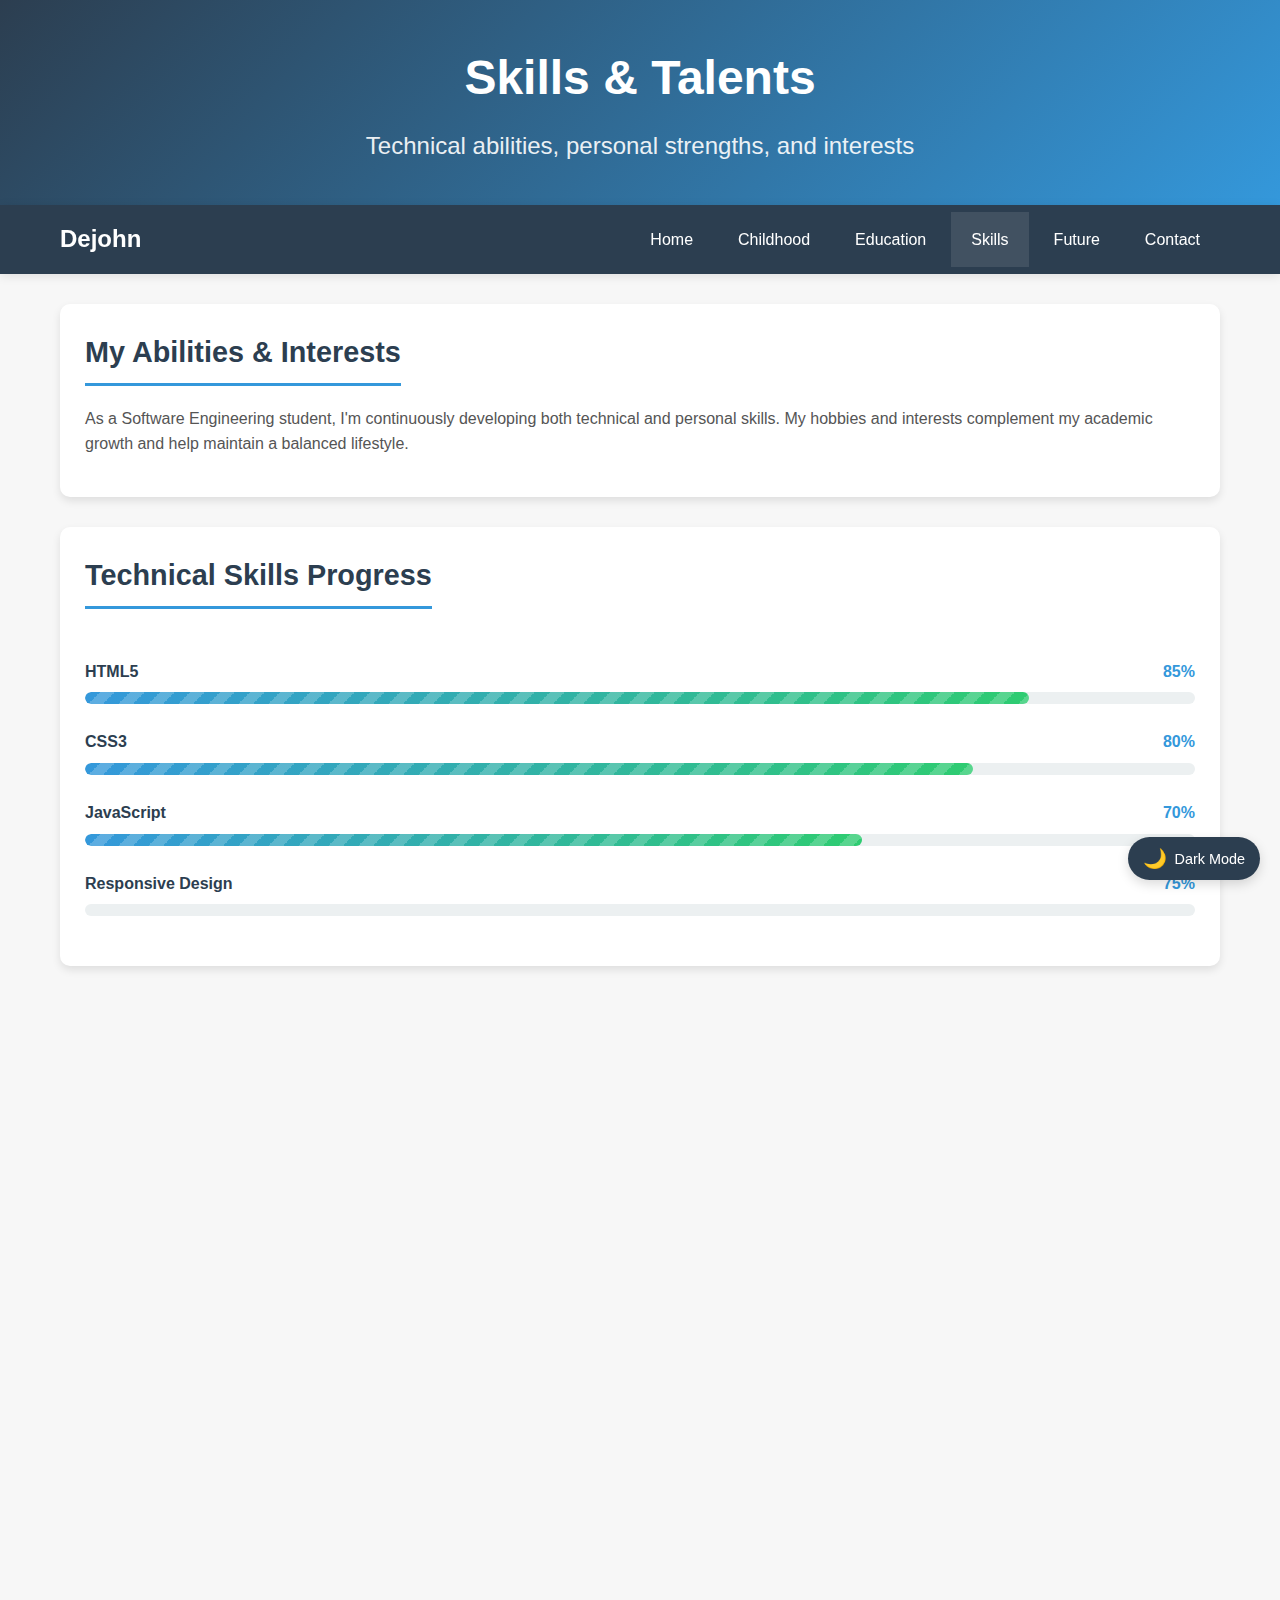
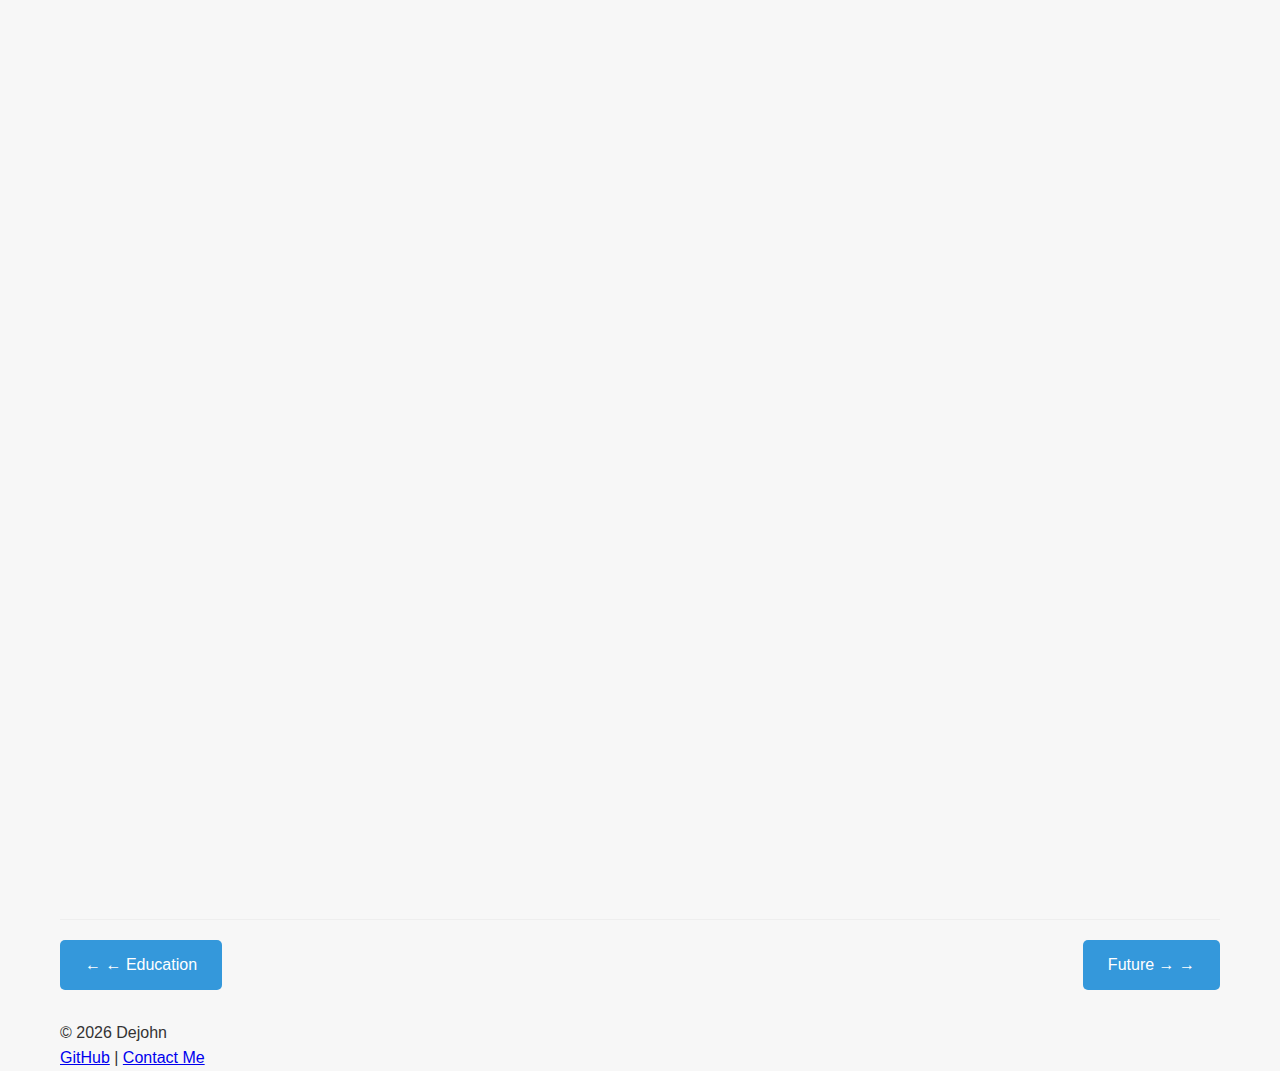
<file: skills.html>
<!doctype html>
<html lang="en">
  <head>
    <meta charset="UTF-8" />
    <meta name="viewport" content="width=device-width, initial-scale=1.0" />
    <title>Dejohn's Life Journey | Skills & Talents</title>
    <link rel="stylesheet" href="css/style.css" />
  </head>
  <body>
    <!-- Loading Overlay -->
    <div class="loading-overlay" id="loading-overlay">
      <div class="loader"></div>
    </div>

    <!-- Header -->
    <header class="site-header">
      <div class="container">
        <h1>Skills & Talents</h1>
        <p class="subtitle">
          Technical abilities, personal strengths, and interests
        </p>
      </div>
    </header>

    <!-- Mobile Navigation -->
    <nav class="main-nav">
      <div class="container nav-container">
        <div class="nav-brand">
          <span>Dejohn</span>
        </div>

        <button class="hamburger" id="hamburger">
          <span></span>
          <span></span>
          <span></span>
        </button>

        <div class="nav-links" id="nav-links">
          <a href="index.html" class="nav-link">Home</a>
          <a href="childhood.html" class="nav-link">Childhood</a>
          <a href="education.html" class="nav-link">Education</a>
          <a href="skills.html" class="nav-link active">Skills</a>
          <a href="future.html" class="nav-link">Future</a>
          <a href="contact.html" class="nav-link">Contact</a>
        </div>
      </div>
    </nav>

    <!-- Main Content -->
    <main class="main-content">
      <div class="container">
        <section class="skills-intro">
          <h2>My Abilities & Interests</h2>
          <p>
            As a Software Engineering student, I'm continuously developing both
            technical and personal skills. My hobbies and interests complement
            my academic growth and help maintain a balanced lifestyle.
          </p>
        </section>

        <!-- Progress Bars Section -->
        <section class="technical-skills">
          <h2>Technical Skills Progress</h2>
          <div class="skills-progress">
            <div class="skill-item">
              <div class="skill-info">
                <span class="skill-name">HTML5</span>
                <span class="skill-percent">85%</span>
              </div>
              <div class="progress-bar">
                <div class="progress-fill" data-width="85"></div>
              </div>
            </div>

            <div class="skill-item">
              <div class="skill-info">
                <span class="skill-name">CSS3</span>
                <span class="skill-percent">80%</span>
              </div>
              <div class="progress-bar">
                <div class="progress-fill" data-width="80"></div>
              </div>
            </div>

            <div class="skill-item">
              <div class="skill-info">
                <span class="skill-name">JavaScript</span>
                <span class="skill-percent">70%</span>
              </div>
              <div class="progress-bar">
                <div class="progress-fill" data-width="70"></div>
              </div>
            </div>

            <div class="skill-item">
              <div class="skill-info">
                <span class="skill-name">Responsive Design</span>
                <span class="skill-percent">75%</span>
              </div>
              <div class="progress-bar">
                <div class="progress-fill" data-width="75"></div>
              </div>
            </div>
          </div>
        </section>

        <section class="soft-skills-section">
          <h2>Personal & Soft Skills</h2>
          <div class="soft-skills-grid">
            <div class="soft-skill-item">
              <h3>Problem-Solving</h3>
              <p>Analytical approach to breaking down complex challenges</p>
            </div>
            <div class="soft-skill-item">
              <h3>Teamwork</h3>
              <p>Collaborative mindset from sports and group projects</p>
            </div>
            <div class="soft-skill-item">
              <h3>Time Management</h3>
              <p>Balancing studies, projects, and personal interests</p>
            </div>
            <div class="soft-skill-item">
              <h3>Adaptability</h3>
              <p>Quick learning and adjusting to new technologies</p>
            </div>
            <div class="soft-skill-item">
              <h3>Communication</h3>
              <p>Clear expression of technical and non-technical ideas</p>
            </div>
            <div class="soft-skill-item">
              <h3>Self-Discipline</h3>
              <p>Consistent practice and skill development</p>
            </div>
          </div>
        </section>

        <section class="hobbies-section">
          <h2>Hobbies & Interests</h2>
          <div class="hobbies-grid">
            <div class="hobby-item">
              <h3>Football</h3>
              <p>
                Playing football keeps me physically active and teaches valuable
                lessons in teamwork, strategy, and perseverance.
              </p>
            </div>

            <div class="hobby-item">
              <h3>Gaming</h3>
              <p>
                As an avid gamer, I particularly enjoy strategy and FPS games
                like Call of Duty. Gaming enhances my problem-solving skills and
                quick decision-making.
              </p>
            </div>

            <div class="hobby-item">
              <h3>Content Creation</h3>
              <p>
                Streaming on TikTok and engaging with online communities has
                improved my communication skills and digital presence.
              </p>
            </div>

            <div class="hobby-item">
              <h3>Technology Exploration</h3>
              <p>
                Constantly exploring new programming languages, frameworks, and
                development tools through personal projects.
              </p>
            </div>
          </div>
        </section>

        <section class="github-section">
          <h2>My GitHub Profile</h2>
          <div class="github-info">
            <p>
              You can view my coding projects and contributions on GitHub. I
              regularly update my repositories with practice projects and
              assignments from my Software Engineering coursework.
            </p>
            <div class="github-link">
              <a
                href="https://github.com/Ve_lein"
                target="_blank"
                class="github-button"
              >
                Visit My GitHub Profile: github.com/Ve_lein
              </a>
            </div>
          </div>
        </section>

        <div class="page-navigation">
          <a href="education.html" class="nav-button prev">← Education</a>
          <a href="future.html" class="nav-button next">Future →</a>
        </div>
      </div>
    </main>

    <!-- Footer -->
    <footer class="site-footer">
      <div class="container">
        <p>&copy; 2026 Dejohn</p>
        <p class="footer-links">
          <a href="https://github.com/Ve_lein" target="_blank">GitHub</a> |
          <a href="contact.html">Contact Me</a>
        </p>
      </div>
    </footer>

    <!-- Back to Top Button -->
    <button id="back-to-top" class="back-to-top">↑</button>

    <!-- Dark Mode Toggle -->
    <div class="theme-toggle">
      <button id="theme-toggle-btn">
        <span class="theme-icon">🌙</span>
        <span class="theme-text">Dark Mode</span>
      </button>
    </div>

    <script src="js/script.js"></script>
  </body>
</html>
</file>
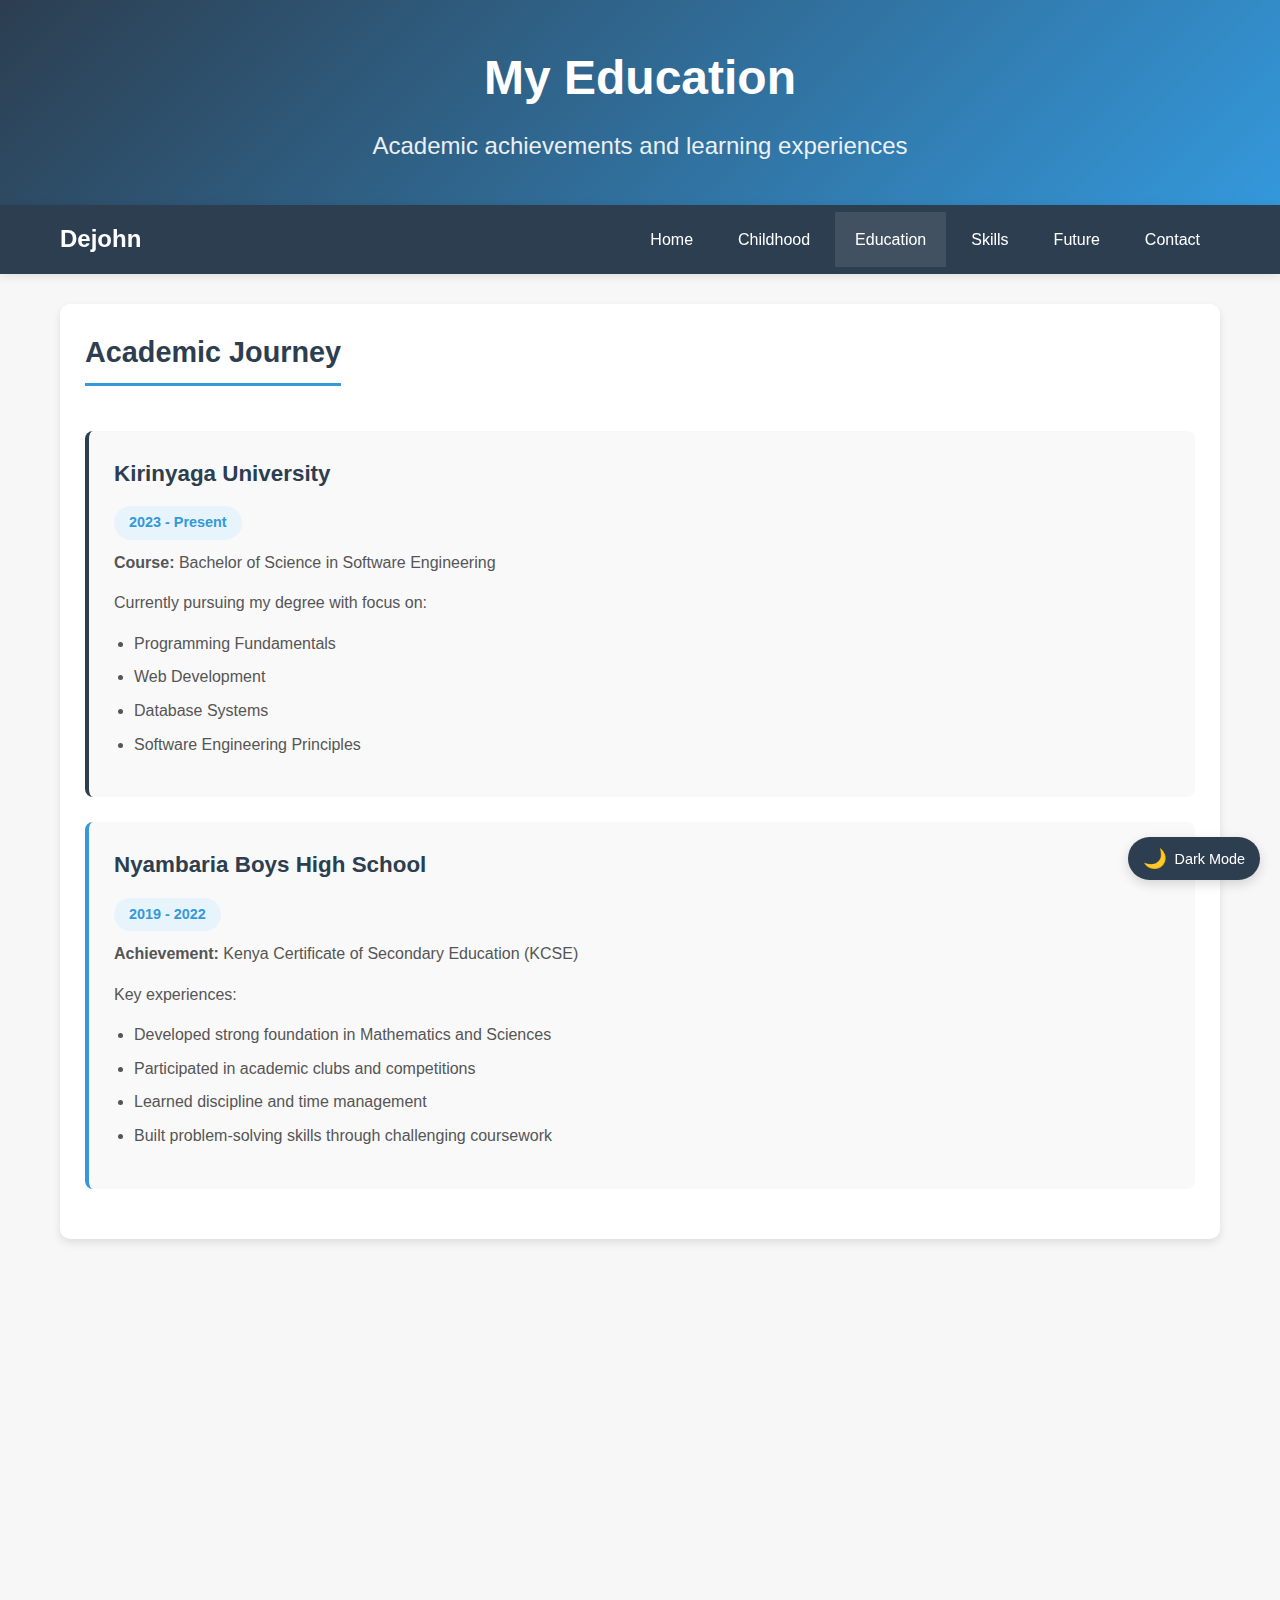
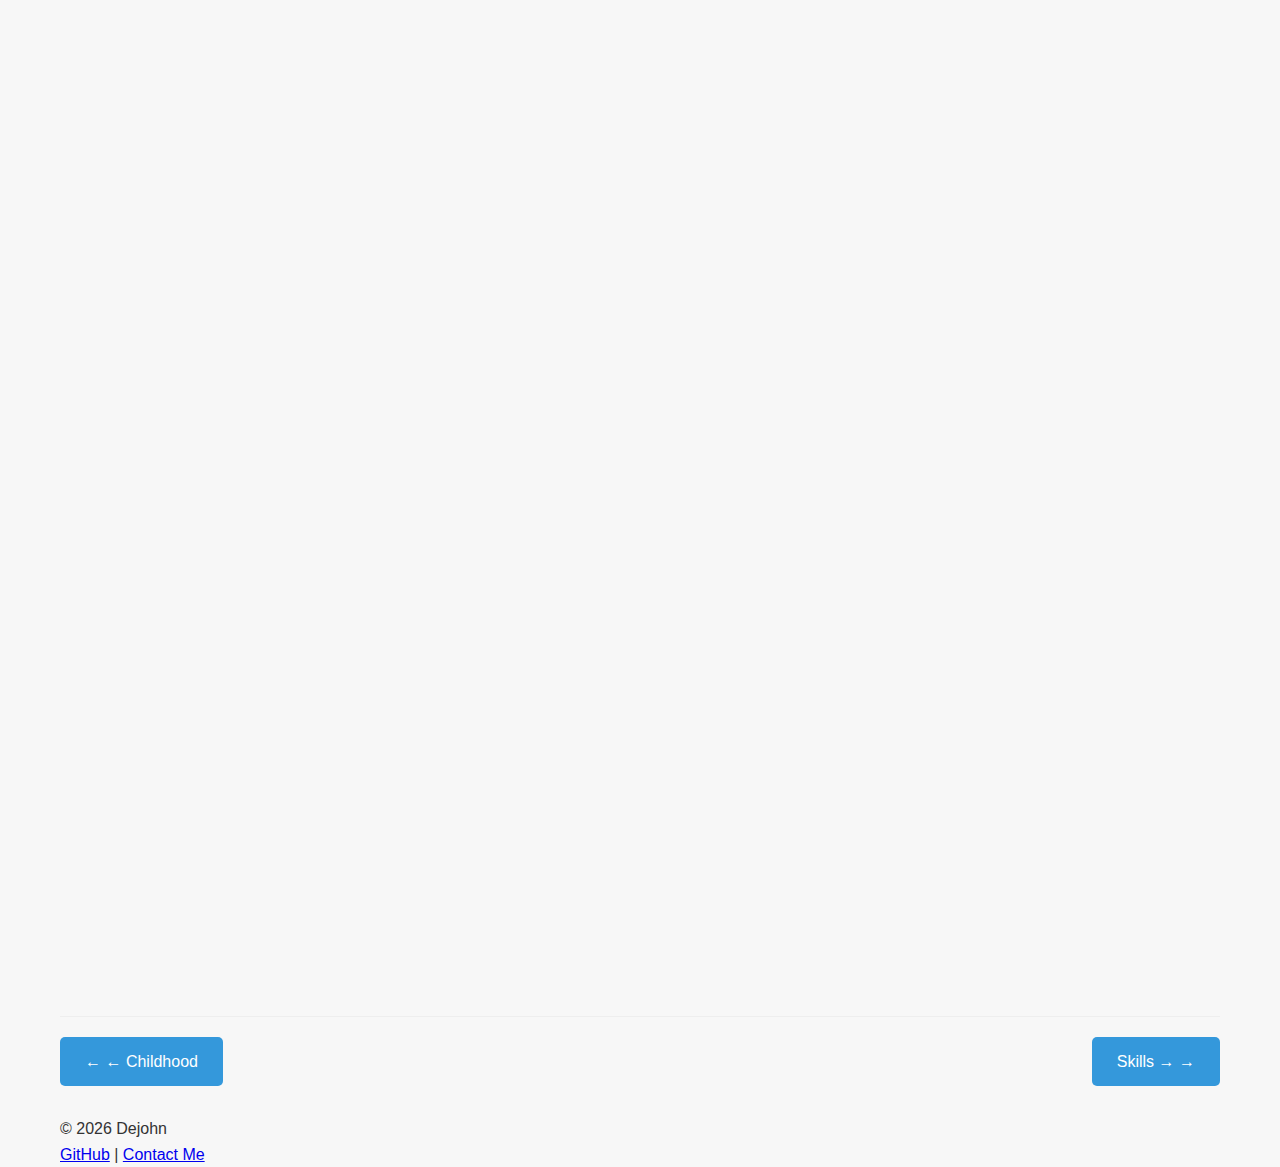
<file: Personal-portfolio website/education.html>
<!doctype html>
<html lang="en">
  <head>
    <meta charset="UTF-8" />
    <!-- Essential for mobile responsiveness -->
    <meta name="viewport" content="width=device-width, initial-scale=1.0" />
    <title>Dejohn's Life Journey | Education</title>
    <link rel="stylesheet" href="css/style.css" />
  </head>
  <body>
    <!-- Loading Overlay -->
    <div class="loading-overlay" id="loading-overlay">
      <div class="loader"></div>
    </div>

    <!-- Header -->
    <header class="site-header">
      <div class="container">
        <h1>My Education</h1>
        <p class="subtitle">Academic achievements and learning experiences</p>
      </div>
    </header>

    <!-- Mobile Navigation -->
    <nav class="main-nav">
      <div class="container nav-container">
        <div class="nav-brand">
          <span>Dejohn</span>
        </div>

        <!-- Hamburger menu for mobile -->
        <button class="hamburger" id="hamburger">
          <span></span>
          <span></span>
          <span></span>
        </button>

        <!-- Navigation Links -->
        <div class="nav-links" id="nav-links">
          <a href="index.html" class="nav-link">Home</a>
          <a href="childhood.html" class="nav-link">Childhood</a>
          <a href="education.html" class="nav-link active">Education</a>
          <a href="skills.html" class="nav-link">Skills</a>
          <a href="future.html" class="nav-link">Future</a>
          <a href="contact.html" class="nav-link">Contact</a>
        </div>
      </div>
    </nav>

    <!-- Main Content -->
    <main class="main-content">
      <div class="container">
        <section class="education-timeline">
          <h2>Academic Journey</h2>

          <div class="timeline">
            <div class="timeline-item current">
              <h3>Kirinyaga University</h3>
              <p class="timeline-date">2023 - Present</p>
              <p>
                <strong>Course:</strong> Bachelor of Science in Software
                Engineering
              </p>
              <p>Currently pursuing my degree with focus on:</p>
              <ul>
                <li>Programming Fundamentals</li>
                <li>Web Development</li>
                <li>Database Systems</li>
                <li>Software Engineering Principles</li>
              </ul>
            </div>

            <div class="timeline-item">
              <h3>Nyambaria Boys High School</h3>
              <p class="timeline-date">2019 - 2022</p>
              <p>
                <strong>Achievement:</strong> Kenya Certificate of Secondary
                Education (KCSE)
              </p>
              <p>Key experiences:</p>
              <ul>
                <li>Developed strong foundation in Mathematics and Sciences</li>
                <li>Participated in academic clubs and competitions</li>
                <li>Learned discipline and time management</li>
                <li>
                  Built problem-solving skills through challenging coursework
                </li>
              </ul>
            </div>
          </div>
        </section>

        <section class="achievements-section">
          <h2>Academic Achievements</h2>
          <div class="achievements-grid">
            <div class="achievement-item">
              <h3>Academic Performance</h3>
              <p>
                Consistently maintained high grades in programming and software
                development courses at university level.
              </p>
            </div>
            <div class="achievement-item">
              <h3>Project Work</h3>
              <p>
                Successfully completed multiple web development projects
                applying classroom knowledge to practical scenarios.
              </p>
            </div>
            <div class="achievement-item">
              <h3>Technical Skills</h3>
              <p>
                Developed proficiency in HTML, CSS, JavaScript through
                coursework and self-directed learning.
              </p>
            </div>
          </div>
        </section>

        <section class="extracurricular-section">
          <h2>University Life & Activities</h2>
          <p>
            Beyond academics, I actively participate in university life through
            sports, gaming communities, and technology-related activities that
            complement my software engineering studies.
          </p>

          <div class="activities-grid">
            <div class="activity-item">
              <h3>Sports & Teamwork</h3>
              <p>
                Playing football with university teams to develop collaboration
                and strategic thinking.
              </p>
            </div>
            <div class="activity-item">
              <h3>Tech Communities</h3>
              <p>
                Engaging with fellow students in programming discussions and
                project collaborations.
              </p>
            </div>
            <div class="activity-item">
              <h3>Personal Projects</h3>
              <p>
                Building personal websites and applications to apply theoretical
                knowledge practically.
              </p>
            </div>
          </div>
        </section>

        <section class="learning-approach">
          <h2>My Learning Philosophy</h2>
          <p>
            I believe in combining theoretical knowledge with practical
            application. My approach includes:
          </p>
          <div class="approach-points">
            <div class="approach-item">
              <h4>Hands-On Practice</h4>
              <p>Building projects to reinforce classroom concepts</p>
            </div>
            <div class="approach-item">
              <h4>Collaborative Learning</h4>
              <p>Working with peers to solve complex problems</p>
            </div>
            <div class="approach-item">
              <h4>Continuous Improvement</h4>
              <p>
                Regularly updating skills through online resources and practice
              </p>
            </div>
          </div>
        </section>

        <div class="page-navigation">
          <a href="childhood.html" class="nav-button prev">← Childhood</a>
          <a href="skills.html" class="nav-button next">Skills →</a>
        </div>
      </div>
    </main>

    <!-- Footer -->
    <footer class="site-footer">
      <div class="container">
        <p>&copy; 2026 Dejohn</p>
        <p class="footer-links">
          <a href="https://github.com/Ve_lein" target="_blank">GitHub</a> |
          <a href="contact.html">Contact Me</a>
        </p>
      </div>
    </footer>

    <!-- Back to Top Button -->
    <button id="back-to-top" class="back-to-top">↑</button>

    <!-- Dark Mode Toggle -->
    <div class="theme-toggle">
      <button id="theme-toggle-btn">
        <span class="theme-icon">🌙</span>
        <span class="theme-text">Dark Mode</span>
      </button>
    </div>

    <script src="js/script.js"></script>
  </body>
</html>
</file>
<file: css/style.css>
/* ============================================
   GLOBAL STYLES
============================================ */
* {
  margin: 0;
  padding: 0;
  box-sizing: border-box;
  font-family: "Segoe UI", Tahoma, Geneva, Verdana, sans-serif;
}

html {
  scroll-behavior: smooth;
}

body {
  background-color: #f7f7f7;
  color: #333;
  line-height: 1.6;
  font-size: 16px;
  min-height: 100vh;
  transition:
    background-color 0.3s,
    color 0.3s;
}

/* ============================================
   CONTAINER
============================================ */
.container {
  width: 100%;
  max-width: 1200px;
  margin: 0 auto;
  padding: 0 20px;
}

/* ============================================
   LOADING OVERLAY
============================================ */
.loading-overlay {
  position: fixed;
  top: 0;
  left: 0;
  width: 100%;
  height: 100%;
  background: #2c3e50;
  display: flex;
  justify-content: center;
  align-items: center;
  z-index: 9999;
  transition:
    opacity 0.5s,
    visibility 0.5s;
}

.loading-overlay.hidden {
  opacity: 0;
  visibility: hidden;
}

.loader {
  width: 50px;
  height: 50px;
  border: 5px solid rgba(255, 255, 255, 0.3);
  border-radius: 50%;
  border-top-color: #3498db;
  animation: spin 1s ease-in-out infinite;
}

@keyframes spin {
  to {
    transform: rotate(360deg);
  }
}

/* ============================================
   HEADER
============================================ */
.site-header {
  background: linear-gradient(135deg, #2c3e50, #3498db);
  color: white;
  text-align: center;
  padding: 40px 0;
  transition: background 0.3s;
}

.site-header h1 {
  font-size: 2.2rem;
  margin-bottom: 10px;
  font-weight: 600;
}

.subtitle {
  font-size: 1.2rem;
  opacity: 0.9;
}

/* ============================================
   MOBILE HAMBURGER NAVIGATION
============================================ */
.main-nav {
  background-color: #2c3e50;
  position: sticky;
  top: 0;
  z-index: 100;
  box-shadow: 0 2px 10px rgba(0, 0, 0, 0.1);
  transition: background-color 0.3s;
}

.nav-container {
  display: flex;
  justify-content: space-between;
  align-items: center;
  padding: 0 20px;
}

.nav-brand {
  font-size: 1.5rem;
  font-weight: 600;
  color: white;
  padding: 15px 0;
}

.hamburger {
  display: none;
  flex-direction: column;
  background: none;
  border: none;
  cursor: pointer;
  padding: 10px;
  z-index: 1000;
}

.hamburger span {
  width: 25px;
  height: 3px;
  background-color: white;
  margin: 3px 0;
  transition: 0.3s;
  border-radius: 2px;
}

.nav-links {
  display: flex;
  gap: 5px;
}

.nav-link {
  color: white;
  text-decoration: none;
  font-weight: 500;
  padding: 15px 20px;
  transition: background-color 0.3s;
  white-space: nowrap;
}

.nav-link:hover,
.nav-link.active {
  background-color: rgba(255, 255, 255, 0.1);
}

/* ============================================
   MAIN CONTENT
============================================ */
.main-content {
  padding: 30px 0;
  width: 100%;
  animation: fadeIn 0.5s ease;
}

@keyframes fadeIn {
  from {
    opacity: 0;
  }
  to {
    opacity: 1;
  }
}

main section {
  background-color: white;
  padding: 25px;
  margin-bottom: 30px;
  border-radius: 10px;
  box-shadow: 0 4px 8px rgba(0, 0, 0, 0.1);
  animation: slideUp 0.6s ease-out;
  animation-fill-mode: both;
}

main section:nth-child(1) {
  animation-delay: 0.1s;
}
main section:nth-child(2) {
  animation-delay: 0.2s;
}
main section:nth-child(3) {
  animation-delay: 0.3s;
}
main section:nth-child(4) {
  animation-delay: 0.4s;
}
main section:nth-child(5) {
  animation-delay: 0.5s;
}

@keyframes slideUp {
  from {
    opacity: 0;
    transform: translateY(30px);
  }
  to {
    opacity: 1;
    transform: translateY(0);
  }
}

main h2 {
  color: #2c3e50;
  margin-bottom: 20px;
  font-size: 1.8rem;
  border-bottom: 3px solid #3498db;
  padding-bottom: 8px;
  display: inline-block;
}

main h3 {
  color: #2c3e50;
  margin-bottom: 15px;
  font-size: 1.4rem;
}

main h4 {
  color: #2c3e50;
  margin-bottom: 10px;
  font-size: 1.2rem;
}

main p {
  margin-bottom: 15px;
  color: #555;
}

main ul {
  padding-left: 20px;
  margin-bottom: 15px;
}

main li {
  margin-bottom: 8px;
  color: #555;
}

/* ============================================
   HOME PAGE SPECIFIC
============================================ */
.personal-info {
  display: grid;
  grid-template-columns: 1fr;
  gap: 20px;
  margin-top: 25px;
}

.info-item {
  background: #e8f4fc;
  padding: 20px;
  border-radius: 8px;
  border-left: 4px solid #3498db;
}

.info-item h3 {
  color: #2c3e50;
  margin-bottom: 10px;
}

.interests-grid {
  display: grid;
  grid-template-columns: 1fr;
  gap: 20px;
  margin-top: 20px;
}

.interest-item {
  padding: 20px;
  background: #f9f9f9;
  border-radius: 8px;
  border-top: 4px solid #3498db;
}

.interest-item h3 {
  color: #2c3e50;
}

.links-grid {
  display: grid;
  grid-template-columns: repeat(auto-fill, minmax(250px, 1fr));
  gap: 20px;
  margin-top: 20px;
}

.page-link {
  background: white;
  border-radius: 8px;
  padding: 25px;
  text-decoration: none;
  color: #333;
  box-shadow: 0 4px 8px rgba(0, 0, 0, 0.1);
  transition:
    transform 0.3s,
    box-shadow 0.3s;
  border-top: 4px solid #3498db;
  display: block;
}

.page-link:hover {
  transform: translateY(-5px);
  box-shadow: 0 6px 15px rgba(0, 0, 0, 0.15);
}

.page-link h3 {
  color: #2c3e50;
  margin-bottom: 10px;
}

.page-link p {
  color: #666;
}

/* ============================================
   CHILDHOOD PAGE
============================================ */
.childhood-memories,
.values-grid {
  display: grid;
  grid-template-columns: 1fr;
  gap: 20px;
  margin-top: 20px;
}

.memory-item,
.value-item {
  background: #f9f9f9;
  padding: 20px;
  border-radius: 8px;
  border-left: 4px solid #3498db;
}

.influence-highlights {
  background: #e8f4fc;
  padding: 25px;
  border-radius: 8px;
  margin-top: 20px;
  border-left: 4px solid #2c3e50;
}

/* ============================================
   EDUCATION PAGE
============================================ */
.timeline {
  margin-top: 25px;
}

.timeline-item {
  background: #f9f9f9;
  padding: 25px;
  border-radius: 8px;
  margin-bottom: 25px;
  border-left: 4px solid #3498db;
  position: relative;
}

.timeline-item.current {
  border-left-color: #2c3e50;
}

.timeline-date {
  color: #3498db;
  font-weight: bold;
  margin-bottom: 10px;
  display: inline-block;
  background: #e8f4fc;
  padding: 5px 15px;
  border-radius: 20px;
  font-size: 0.9rem;
}

.achievements-grid,
.activities-grid {
  display: grid;
  grid-template-columns: 1fr;
  gap: 20px;
  margin-top: 20px;
}

.achievement-item,
.activity-item {
  padding: 20px;
  background: #f0f8ff;
  border-radius: 8px;
}

.approach-points {
  display: grid;
  grid-template-columns: 1fr;
  gap: 15px;
  margin-top: 20px;
}

.approach-item {
  background: #f9f9f9;
  padding: 15px;
  border-radius: 8px;
  border-left: 3px solid #3498db;
}

/* ============================================
   SKILLS PAGE - PROGRESS BARS
============================================ */
.skills-progress {
  margin-top: 30px;
}

.skill-item {
  margin-bottom: 25px;
}

.skill-info {
  display: flex;
  justify-content: space-between;
  margin-bottom: 8px;
}

.skill-name {
  font-weight: 600;
  color: #2c3e50;
}

.skill-percent {
  color: #3498db;
  font-weight: 600;
}

.progress-bar {
  height: 12px;
  background-color: #ecf0f1;
  border-radius: 6px;
  overflow: hidden;
  position: relative;
}

.progress-fill {
  height: 100%;
  background: linear-gradient(90deg, #3498db, #2ecc71);
  border-radius: 6px;
  width: 0;
  transition: width 1.5s ease-in-out;
  position: relative;
}

.progress-fill::after {
  content: "";
  position: absolute;
  top: 0;
  left: 0;
  bottom: 0;
  right: 0;
  background-image: linear-gradient(
    -45deg,
    rgba(255, 255, 255, 0.2) 25%,
    transparent 25%,
    transparent 50%,
    rgba(255, 255, 255, 0.2) 50%,
    rgba(255, 255, 255, 0.2) 75%,
    transparent 75%,
    transparent
  );
  background-size: 30px 30px;
  animation: progressStripes 2s linear infinite;
}

@keyframes progressStripes {
  0% {
    background-position: 0 0;
  }
  100% {
    background-position: 30px 0;
  }
}

.skills-grid,
.soft-skills-grid,
.hobbies-grid {
  display: grid;
  grid-template-columns: 1fr;
  gap: 20px;
  margin-top: 20px;
}

.skill-category,
.soft-skill-item,
.hobby-item {
  background: white;
  padding: 25px;
  border-radius: 8px;
  box-shadow: 0 4px 8px rgba(0, 0, 0, 0.08);
  border-top: 4px solid #3498db;
}

.skill-list {
  list-style: none;
  padding-left: 0;
}

.skill-list li {
  padding: 8px 0;
  border-bottom: 1px solid #eee;
  color: #555;
}

.skill-list li:last-child {
  border-bottom: none;
}

.github-info {
  background: #f0f8ff;
  padding: 25px;
  border-radius: 8px;
  margin-top: 20px;
  text-align: center;
}

.github-button {
  display: inline-block;
  background: #2c3e50;
  color: white;
  padding: 12px 25px;
  border-radius: 5px;
  text-decoration: none;
  font-weight: bold;
  margin-top: 15px;
  transition: background-color 0.3s;
}

.github-button:hover {
  background: #3498db;
}

/* ============================================
   FUTURE PAGE
============================================ */
.goals-timeline {
  margin-top: 25px;
}

.goal-phase {
  background: #f9f9f9;
  padding: 25px;
  border-radius: 8px;
  margin-bottom: 25px;
  border-left: 4px solid #3498db;
}

.focus-grid,
.growth-grid {
  display: grid;
  grid-template-columns: 1fr;
  gap: 20px;
  margin-top: 20px;
}

.focus-item,
.growth-item {
  padding: 20px;
  background: white;
  border-radius: 8px;
  box-shadow: 0 4px 8px rgba(0, 0, 0, 0.08);
}

.project-vision {
  background: #e8f4fc;
  padding: 25px;
  border-radius: 8px;
  margin-top: 20px;
}

.project-features {
  background: white;
  padding: 20px;
  border-radius: 8px;
  margin-top: 20px;
}

.commitment-content {
  text-align: center;
  padding: 30px;
  background: #f9f9f9;
  border-radius: 8px;
  margin-top: 20px;
}

.signature {
  font-style: italic;
  margin-top: 20px;
  color: #2c3e50;
  font-weight: bold;
}

/* ============================================
   CONTACT PAGE
============================================ */
.contact-wrapper {
  display: grid;
  grid-template-columns: 1fr;
  gap: 40px;
}

.contact-methods {
  display: grid;
  grid-template-columns: 1fr;
  gap: 20px;
  margin-top: 25px;
}

.contact-item {
  background: white;
  padding: 20px;
  border-radius: 8px;
  box-shadow: 0 4px 8px rgba(0, 0, 0, 0.08);
  border-top: 4px solid #3498db;
}

.contact-note {
  font-size: 0.9rem;
  color: #666;
  margin-top: 5px;
}

.contact-note-box {
  background: #e8f4fc;
  padding: 20px;
  border-radius: 8px;
  margin-top: 25px;
  border-left: 4px solid #2c3e50;
}

/* ============================================
   CONTACT FORM STYLES
============================================ */
.contact-form-section {
  background: white;
  padding: 30px;
  border-radius: 10px;
  box-shadow: 0 5px 15px rgba(0, 0, 0, 0.1);
  margin-top: 30px;
}

.contact-form-section h2 {
  color: #2c3e50;
  margin-bottom: 15px;
  font-size: 1.8rem;
}

.contact-form-section > p {
  color: #666;
  margin-bottom: 25px;
}

.alert-box {
  padding: 20px;
  border-radius: 8px;
  margin-bottom: 25px;
  display: none;
  animation: fadeIn 0.5s ease;
  background: #2ecc71;
  color: white;
  border-left: 5px solid #27ae60;
}

.contact-form {
  margin-top: 20px;
}

.form-group {
  margin-bottom: 25px;
}

.form-group label {
  display: block;
  margin-bottom: 8px;
  font-weight: 600;
  color: #2c3e50;
  font-size: 1rem;
}

.form-group input,
.form-group textarea {
  width: 100%;
  padding: 15px;
  border: 2px solid #e0e0e0;
  border-radius: 8px;
  font-size: 1rem;
  transition: all 0.3s ease;
  font-family: "Segoe UI", Tahoma, Geneva, Verdana, sans-serif;
}

.form-group input:focus,
.form-group textarea:focus {
  outline: none;
  border-color: #3498db;
  box-shadow: 0 0 0 3px rgba(52, 152, 219, 0.2);
}

.form-group textarea {
  resize: vertical;
  min-height: 150px;
}

.error-message {
  color: #e74c3c;
  font-size: 0.9rem;
  margin-top: 8px;
  min-height: 20px;
  display: none;
}

.submit-button {
  background-color: #3498db;
  color: white;
  border: none;
  padding: 15px 40px;
  border-radius: 8px;
  font-size: 1.1rem;
  font-weight: 600;
  cursor: pointer;
  transition: all 0.3s ease;
  display: inline-block;
  width: 100%;
  max-width: 200px;
}

.submit-button:hover {
  background-color: #2980b9;
  transform: translateY(-2px);
  box-shadow: 0 4px 12px rgba(52, 152, 219, 0.3);
}

.form-note {
  font-size: 0.9rem;
  color: #666;
  margin-top: 10px;
  font-style: italic;
}

/* Character counter */
.char-counter {
  text-align: right;
  font-size: 0.85rem;
  color: #666;
  margin-top: 5px;
  font-style: italic;
}

.char-counter.warning {
  color: #f39c12;
}

.char-counter.error {
  color: #e74c3c;
}

/* Social links */
.social-links {
  display: grid;
  grid-template-columns: 1fr;
  gap: 15px;
  margin-top: 25px;
}

.social-link {
  display: block;
  padding: 20px;
  border-radius: 8px;
  text-decoration: none;
  color: white;
  text-align: center;
  transition: transform 0.3s;
}

.social-link:hover {
  transform: translateY(-3px);
}

.social-link.github {
  background: #2c3e50;
}

.social-link.tiktok {
  background: #000000;
}

.social-link.email {
  background: #3498db;
}

.social-link span {
  display: block;
}

.link-desc {
  font-size: 0.9rem;
  opacity: 0.8;
  margin-top: 5px;
}

/* ============================================
   PAGE NAVIGATION
============================================ */
.page-navigation {
  display: flex;
  justify-content: space-between;
  margin-top: 40px;
  padding-top: 20px;
  border-top: 1px solid #eee;
}

.nav-button {
  padding: 12px 25px;
  background: #3498db;
  color: white;
  text-decoration: none;
  border-radius: 5px;
  font-weight: 500;
  transition: background-color 0.3s;
}

.nav-button:hover {
  background: #2980b9;
}

.nav-button.prev::before {
  content: "← ";
}

.nav-button.next::after {
  content: " →";
}

/* ============================================
   BACK TO TOP BUTTON
============================================ */
.back-to-top {
  position: fixed;
  bottom: 80px;
  right: 20px;
  background: #3498db;
  color: white;
  width: 50px;
  height: 50px;
  border-radius: 50%;
  border: none;
  cursor: pointer;
  display: none;
  align-items: center;
  justify-content: center;
  font-size: 1.5rem;
  box-shadow: 0 4px 12px rgba(52, 152, 219, 0.3);
  transition: all 0.3s;
  z-index: 99;
}

.back-to-top:hover {
  background: #2980b9;
  transform: translateY(-3px);
  box-shadow: 0 6px 16px rgba(52, 152, 219, 0.4);
}

.back-to-top.show {
  display: flex;
}

/* ============================================
   DARK MODE TOGGLE
============================================ */
.theme-toggle {
  position: fixed;
  bottom: 20px;
  right: 20px;
  z-index: 100;
}

#theme-toggle-btn {
  background: #2c3e50;
  color: white;
  border: none;
  padding: 10px 15px;
  border-radius: 30px;
  cursor: pointer;
  display: flex;
  align-items: center;
  gap: 8px;
  box-shadow: 0 4px 12px rgba(0, 0, 0, 0.15);
  transition: all 0.3s;
  z-index: 101;
}

#theme-toggle-btn:hover {
  transform: translateY(-2px);
  box-shadow: 0 6px 16px rgba(0, 0, 0, 0.2);
}

.theme-icon {
  font-size: 1.2rem;
}

.theme-text {
  font-size: 0.9rem;
  font-weight: 500;
}

/* ============================================
   DARK MODE STYLES - IMPROVED VISIBILITY
============================================ */
body.dark-mode {
  background-color: #121212;
  color: #e0e0e0;
}

body.dark-mode .site-header {
  background: linear-gradient(135deg, #0d1b2a, #1b263b);
}

body.dark-mode .main-nav {
  background-color: #1b263b;
}

body.dark-mode .site-footer {
  background-color: #1b263b;
}

/* Main content sections */
body.dark-mode main section,
body.dark-mode .info-item,
body.dark-mode .interest-item,
body.dark-mode .page-link,
body.dark-mode .contact-form-section,
body.dark-mode .memory-item,
body.dark-mode .value-item,
body.dark-mode .timeline-item,
body.dark-mode .achievement-item,
body.dark-mode .activity-item,
body.dark-mode .approach-item,
body.dark-mode .skill-category,
body.dark-mode .soft-skill-item,
body.dark-mode .hobby-item,
body.dark-mode .goal-phase,
body.dark-mode .focus-item,
body.dark-mode .growth-item,
body.dark-mode .contact-item {
  background-color: #1e293b;
  color: #e0e0e0;
  box-shadow: 0 4px 8px rgba(0, 0, 0, 0.3);
}

/* Headings - brighter for better visibility */
body.dark-mode h1,
body.dark-mode h2,
body.dark-mode h3,
body.dark-mode h4 {
  color: #ffffff;
}

/* Paragraphs and text - better contrast */
body.dark-mode p,
body.dark-mode li,
body.dark-mode .skill-list li {
  color: #cccccc;
}

body.dark-mode .page-link p,
body.dark-mode .contact-note,
body.dark-mode .form-note {
  color: #aaaaaa;
}

/* Links */
body.dark-mode .page-link h3 {
  color: #64b5f6;
}

body.dark-mode a {
  color: #64b5f6;
}

body.dark-mode a:hover {
  color: #90caf9;
}

/* Form elements */
body.dark-mode .form-group input,
body.dark-mode .form-group textarea {
  background-color: #2d3748;
  color: #e0e0e0;
  border-color: #4a5568;
}

body.dark-mode .form-group input:focus,
body.dark-mode .form-group textarea:focus {
  border-color: #4299e1;
  box-shadow: 0 0 0 3px rgba(66, 153, 225, 0.3);
}

body.dark-mode .form-group label {
  color: #e2e8f0;
}

/* Progress bars */
body.dark-mode .progress-bar {
  background-color: #2d3748;
}

body.dark-mode .progress-fill {
  background: linear-gradient(90deg, #4299e1, #48bb78);
}

body.dark-mode .skill-name,
body.dark-mode .skill-percent {
  color: #e2e8f0;
}

/* Special boxes */
body.dark-mode .influence-highlights,
body.dark-mode .contact-note-box,
body.dark-mode .project-vision,
body.dark-mode .github-info {
  background-color: #2d3748;
  border-left-color: #4299e1;
}

body.dark-mode .project-features {
  background-color: #1e293b;
}

body.dark-mode .commitment-content {
  background-color: #2d3748;
}

body.dark-mode .signature {
  color: #e2e8f0;
}

/* Timeline items */
body.dark-mode .timeline-item {
  border-left-color: #4299e1;
}

body.dark-mode .timeline-item.current {
  border-left-color: #ed8936;
}

body.dark-mode .timeline-date {
  color: #4299e1;
  background-color: #2d3748;
}

/* Character counter */
body.dark-mode .char-counter {
  color: #a0aec0;
}

/* Page navigation */
body.dark-mode .page-navigation {
  border-top-color: #374151;
}

/* Footer links */
body.dark-mode .footer-links a {
  color: #4299e1;
}

/* Back to top button in dark mode */
body.dark-mode .back-to-top {
  background: #4299e1;
}

body.dark-mode .back-to-top:hover {
  background: #3182ce;
}

/* Theme toggle button in dark mode */
body.dark-mode #theme-toggle-btn {
  background: #2d3748;
}

/* Navigation links in dark mode */
body.dark-mode .nav-link:hover,
body.dark-mode .nav-link.active {
  background-color: rgba(66, 153, 225, 0.2);
}

/* Submit button in dark mode */
body.dark-mode .submit-button {
  background-color: #4299e1;
}

body.dark-mode .submit-button:hover {
  background-color: #3182ce;
}

/* GitHub button in dark mode */
body.dark-mode .github-button {
  background: #2d3748;
}

body.dark-mode .github-button:hover {
  background: #4299e1;
}

/* Social links in dark mode */
body.dark-mode .social-link.github {
  background: #2d3748;
}

body.dark-mode .social-link.tiktok {
  background: #000000;
}

body.dark-mode .social-link.email {
  background: #4299e1;
}

/* ============================================
   RESPONSIVE DESIGN
============================================ */

/* MOBILE (up to 768px) */
@media screen and (max-width: 768px) {
  /* Navigation for mobile */
  .hamburger {
    display: flex;
  }

  .nav-links {
    position: fixed;
    top: 0;
    right: -100%;
    width: 70%;
    height: 100vh;
    background-color: #2c3e50;
    flex-direction: column;
    padding: 80px 20px 20px;
    transition: 0.3s;
    z-index: 999;
    box-shadow: -5px 0 15px rgba(0, 0, 0, 0.1);
  }

  .nav-links.active {
    right: 0;
  }

  .nav-link {
    padding: 15px;
    text-align: center;
    font-size: 1.1rem;
    border-bottom: 1px solid rgba(255, 255, 255, 0.1);
  }

  /* Hamburger animation */
  .hamburger.active span:nth-child(1) {
    transform: rotate(45deg) translate(5px, 5px);
  }

  .hamburger.active span:nth-child(2) {
    opacity: 0;
  }

  .hamburger.active span:nth-child(3) {
    transform: rotate(-45deg) translate(7px, -6px);
  }

  /* Overlay */
  .nav-overlay {
    position: fixed;
    top: 0;
    left: 0;
    width: 100%;
    height: 100%;
    background: rgba(0, 0, 0, 0.5);
    z-index: 998;
    display: none;
  }

  .nav-overlay.active {
    display: block;
  }

  /* Header adjustments */
  .site-header {
    padding: 30px 0;
  }

  .site-header h1 {
    font-size: 1.8rem;
  }

  .subtitle {
    font-size: 1rem;
  }

  /* Grid adjustments */
  .personal-info,
  .interests-grid,
  .childhood-memories,
  .values-grid,
  .achievements-grid,
  .activities-grid,
  .skills-grid,
  .soft-skills-grid,
  .hobbies-grid,
  .focus-grid,
  .growth-grid {
    grid-template-columns: 1fr;
  }

  .links-grid {
    grid-template-columns: 1fr;
  }

  /* Form adjustments */
  .contact-form-section {
    padding: 20px;
  }

  .form-group input,
  .form-group textarea {
    padding: 12px;
    font-size: 16px;
  }

  .submit-button {
    width: 100%;
    max-width: none;
    padding: 16px;
  }

  /* Contact wrapper */
  .contact-wrapper {
    grid-template-columns: 1fr;
    gap: 30px;
  }

  /* Page navigation */
  .page-navigation {
    flex-direction: column;
    gap: 15px;
  }

  .nav-button {
    text-align: center;
  }

  /* Theme toggle on mobile */
  .theme-toggle {
    bottom: 80px;
    right: 20px;
  }

  #theme-toggle-btn {
    padding: 8px 12px;
  }

  .theme-text {
    display: none;
  }

  /* Social links on mobile */
  .social-links {
    grid-template-columns: 1fr;
  }
}

/* TABLET (769px to 1024px) */
@media screen and (min-width: 769px) and (max-width: 1024px) {
  .personal-info,
  .interests-grid,
  .childhood-memories,
  .values-grid,
  .achievements-grid,
  .activities-grid,
  .skills-grid,
  .soft-skills-grid,
  .hobbies-grid,
  .focus-grid,
  .growth-grid {
    grid-template-columns: repeat(2, 1fr);
  }

  .links-grid {
    grid-template-columns: repeat(2, 1fr);
  }

  .site-header h1 {
    font-size: 2.5rem;
  }

  .subtitle {
    font-size: 1.3rem;
  }

  .contact-wrapper {
    grid-template-columns: 1fr;
  }

  .social-links {
    grid-template-columns: repeat(3, 1fr);
  }
}

/* DESKTOP (1025px and above) */
@media screen and (min-width: 1025px) {
  .personal-info,
  .interests-grid,
  .childhood-memories,
  .values-grid,
  .achievements-grid,
  .activities-grid,
  .skills-grid,
  .soft-skills-grid,
  .hobbies-grid,
  .focus-grid,
  .growth-grid {
    grid-template-columns: repeat(3, 1fr);
  }

  .links-grid {
    grid-template-columns: repeat(4, 1fr);
  }

  .site-header h1 {
    font-size: 3rem;
  }

  .subtitle {
    font-size: 1.5rem;
  }

  .contact-wrapper {
    grid-template-columns: 1fr 1fr;
  }

  .social-links {
    grid-template-columns: repeat(3, 1fr);
  }
}
</file>
<file: Personal-portfolio website/css/style.css>
/* ============================================
   GLOBAL STYLES
============================================ */
* {
  margin: 0;
  padding: 0;
  box-sizing: border-box;
  font-family: "Segoe UI", Tahoma, Geneva, Verdana, sans-serif;
}

html {
  scroll-behavior: smooth;
}

body {
  background-color: #f7f7f7;
  color: #333;
  line-height: 1.6;
  font-size: 16px;
  min-height: 100vh;
  transition:
    background-color 0.3s,
    color 0.3s;
}

/* ============================================
   CONTAINER
============================================ */
.container {
  width: 100%;
  max-width: 1200px;
  margin: 0 auto;
  padding: 0 20px;
}

/* ============================================
   LOADING OVERLAY
============================================ */
.loading-overlay {
  position: fixed;
  top: 0;
  left: 0;
  width: 100%;
  height: 100%;
  background: #2c3e50;
  display: flex;
  justify-content: center;
  align-items: center;
  z-index: 9999;
  transition:
    opacity 0.5s,
    visibility 0.5s;
}

.loading-overlay.hidden {
  opacity: 0;
  visibility: hidden;
}

.loader {
  width: 50px;
  height: 50px;
  border: 5px solid rgba(255, 255, 255, 0.3);
  border-radius: 50%;
  border-top-color: #3498db;
  animation: spin 1s ease-in-out infinite;
}

@keyframes spin {
  to {
    transform: rotate(360deg);
  }
}

/* ============================================
   HEADER
============================================ */
.site-header {
  background: linear-gradient(135deg, #2c3e50, #3498db);
  color: white;
  text-align: center;
  padding: 40px 0;
  transition: background 0.3s;
}

.site-header h1 {
  font-size: 2.2rem;
  margin-bottom: 10px;
  font-weight: 600;
}

.subtitle {
  font-size: 1.2rem;
  opacity: 0.9;
}

/* ============================================
   MOBILE HAMBURGER NAVIGATION
============================================ */
.main-nav {
  background-color: #2c3e50;
  position: sticky;
  top: 0;
  z-index: 100;
  box-shadow: 0 2px 10px rgba(0, 0, 0, 0.1);
  transition: background-color 0.3s;
}

.nav-container {
  display: flex;
  justify-content: space-between;
  align-items: center;
  padding: 0 20px;
}

.nav-brand {
  font-size: 1.5rem;
  font-weight: 600;
  color: white;
  padding: 15px 0;
}

.hamburger {
  display: none;
  flex-direction: column;
  background: none;
  border: none;
  cursor: pointer;
  padding: 10px;
  z-index: 1000;
}

.hamburger span {
  width: 25px;
  height: 3px;
  background-color: white;
  margin: 3px 0;
  transition: 0.3s;
  border-radius: 2px;
}

.nav-links {
  display: flex;
  gap: 5px;
}

.nav-link {
  color: white;
  text-decoration: none;
  font-weight: 500;
  padding: 15px 20px;
  transition: background-color 0.3s;
  white-space: nowrap;
}

.nav-link:hover,
.nav-link.active {
  background-color: rgba(255, 255, 255, 0.1);
}

/* ============================================
   MAIN CONTENT
============================================ */
.main-content {
  padding: 30px 0;
  width: 100%;
  animation: fadeIn 0.5s ease;
}

@keyframes fadeIn {
  from {
    opacity: 0;
  }
  to {
    opacity: 1;
  }
}

main section {
  background-color: white;
  padding: 25px;
  margin-bottom: 30px;
  border-radius: 10px;
  box-shadow: 0 4px 8px rgba(0, 0, 0, 0.1);
  animation: slideUp 0.6s ease-out;
  animation-fill-mode: both;
}

main section:nth-child(1) {
  animation-delay: 0.1s;
}
main section:nth-child(2) {
  animation-delay: 0.2s;
}
main section:nth-child(3) {
  animation-delay: 0.3s;
}
main section:nth-child(4) {
  animation-delay: 0.4s;
}
main section:nth-child(5) {
  animation-delay: 0.5s;
}

@keyframes slideUp {
  from {
    opacity: 0;
    transform: translateY(30px);
  }
  to {
    opacity: 1;
    transform: translateY(0);
  }
}

main h2 {
  color: #2c3e50;
  margin-bottom: 20px;
  font-size: 1.8rem;
  border-bottom: 3px solid #3498db;
  padding-bottom: 8px;
  display: inline-block;
}

main h3 {
  color: #2c3e50;
  margin-bottom: 15px;
  font-size: 1.4rem;
}

main h4 {
  color: #2c3e50;
  margin-bottom: 10px;
  font-size: 1.2rem;
}

main p {
  margin-bottom: 15px;
  color: #555;
}

main ul {
  padding-left: 20px;
  margin-bottom: 15px;
}

main li {
  margin-bottom: 8px;
  color: #555;
}

/* ============================================
   HOME PAGE SPECIFIC
============================================ */
.personal-info {
  display: grid;
  grid-template-columns: 1fr;
  gap: 20px;
  margin-top: 25px;
}

.info-item {
  background: #e8f4fc;
  padding: 20px;
  border-radius: 8px;
  border-left: 4px solid #3498db;
}

.info-item h3 {
  color: #2c3e50;
  margin-bottom: 10px;
}

.interests-grid {
  display: grid;
  grid-template-columns: 1fr;
  gap: 20px;
  margin-top: 20px;
}

.interest-item {
  padding: 20px;
  background: #f9f9f9;
  border-radius: 8px;
  border-top: 4px solid #3498db;
}

.interest-item h3 {
  color: #2c3e50;
}

.links-grid {
  display: grid;
  grid-template-columns: repeat(auto-fill, minmax(250px, 1fr));
  gap: 20px;
  margin-top: 20px;
}

.page-link {
  background: white;
  border-radius: 8px;
  padding: 25px;
  text-decoration: none;
  color: #333;
  box-shadow: 0 4px 8px rgba(0, 0, 0, 0.1);
  transition:
    transform 0.3s,
    box-shadow 0.3s;
  border-top: 4px solid #3498db;
  display: block;
}

.page-link:hover {
  transform: translateY(-5px);
  box-shadow: 0 6px 15px rgba(0, 0, 0, 0.15);
}

.page-link h3 {
  color: #2c3e50;
  margin-bottom: 10px;
}

.page-link p {
  color: #666;
}

/* ============================================
   CHILDHOOD PAGE
============================================ */
.childhood-memories,
.values-grid {
  display: grid;
  grid-template-columns: 1fr;
  gap: 20px;
  margin-top: 20px;
}

.memory-item,
.value-item {
  background: #f9f9f9;
  padding: 20px;
  border-radius: 8px;
  border-left: 4px solid #3498db;
}

.influence-highlights {
  background: #e8f4fc;
  padding: 25px;
  border-radius: 8px;
  margin-top: 20px;
  border-left: 4px solid #2c3e50;
}

/* ============================================
   EDUCATION PAGE
============================================ */
.timeline {
  margin-top: 25px;
}

.timeline-item {
  background: #f9f9f9;
  padding: 25px;
  border-radius: 8px;
  margin-bottom: 25px;
  border-left: 4px solid #3498db;
  position: relative;
}

.timeline-item.current {
  border-left-color: #2c3e50;
}

.timeline-date {
  color: #3498db;
  font-weight: bold;
  margin-bottom: 10px;
  display: inline-block;
  background: #e8f4fc;
  padding: 5px 15px;
  border-radius: 20px;
  font-size: 0.9rem;
}

.achievements-grid,
.activities-grid {
  display: grid;
  grid-template-columns: 1fr;
  gap: 20px;
  margin-top: 20px;
}

.achievement-item,
.activity-item {
  padding: 20px;
  background: #f0f8ff;
  border-radius: 8px;
}

.approach-points {
  display: grid;
  grid-template-columns: 1fr;
  gap: 15px;
  margin-top: 20px;
}

.approach-item {
  background: #f9f9f9;
  padding: 15px;
  border-radius: 8px;
  border-left: 3px solid #3498db;
}

/* ============================================
   SKILLS PAGE - PROGRESS BARS
============================================ */
.skills-progress {
  margin-top: 30px;
}

.skill-item {
  margin-bottom: 25px;
}

.skill-info {
  display: flex;
  justify-content: space-between;
  margin-bottom: 8px;
}

.skill-name {
  font-weight: 600;
  color: #2c3e50;
}

.skill-percent {
  color: #3498db;
  font-weight: 600;
}

.progress-bar {
  height: 12px;
  background-color: #ecf0f1;
  border-radius: 6px;
  overflow: hidden;
  position: relative;
}

.progress-fill {
  height: 100%;
  background: linear-gradient(90deg, #3498db, #2ecc71);
  border-radius: 6px;
  width: 0;
  transition: width 1.5s ease-in-out;
  position: relative;
}

.progress-fill::after {
  content: "";
  position: absolute;
  top: 0;
  left: 0;
  bottom: 0;
  right: 0;
  background-image: linear-gradient(
    -45deg,
    rgba(255, 255, 255, 0.2) 25%,
    transparent 25%,
    transparent 50%,
    rgba(255, 255, 255, 0.2) 50%,
    rgba(255, 255, 255, 0.2) 75%,
    transparent 75%,
    transparent
  );
  background-size: 30px 30px;
  animation: progressStripes 2s linear infinite;
}

@keyframes progressStripes {
  0% {
    background-position: 0 0;
  }
  100% {
    background-position: 30px 0;
  }
}

.skills-grid,
.soft-skills-grid,
.hobbies-grid {
  display: grid;
  grid-template-columns: 1fr;
  gap: 20px;
  margin-top: 20px;
}

.skill-category,
.soft-skill-item,
.hobby-item {
  background: white;
  padding: 25px;
  border-radius: 8px;
  box-shadow: 0 4px 8px rgba(0, 0, 0, 0.08);
  border-top: 4px solid #3498db;
}

.skill-list {
  list-style: none;
  padding-left: 0;
}

.skill-list li {
  padding: 8px 0;
  border-bottom: 1px solid #eee;
  color: #555;
}

.skill-list li:last-child {
  border-bottom: none;
}

.github-info {
  background: #f0f8ff;
  padding: 25px;
  border-radius: 8px;
  margin-top: 20px;
  text-align: center;
}

.github-button {
  display: inline-block;
  background: #2c3e50;
  color: white;
  padding: 12px 25px;
  border-radius: 5px;
  text-decoration: none;
  font-weight: bold;
  margin-top: 15px;
  transition: background-color 0.3s;
}

.github-button:hover {
  background: #3498db;
}

/* ============================================
   FUTURE PAGE
============================================ */
.goals-timeline {
  margin-top: 25px;
}

.goal-phase {
  background: #f9f9f9;
  padding: 25px;
  border-radius: 8px;
  margin-bottom: 25px;
  border-left: 4px solid #3498db;
}

.focus-grid,
.growth-grid {
  display: grid;
  grid-template-columns: 1fr;
  gap: 20px;
  margin-top: 20px;
}

.focus-item,
.growth-item {
  padding: 20px;
  background: white;
  border-radius: 8px;
  box-shadow: 0 4px 8px rgba(0, 0, 0, 0.08);
}

.project-vision {
  background: #e8f4fc;
  padding: 25px;
  border-radius: 8px;
  margin-top: 20px;
}

.project-features {
  background: white;
  padding: 20px;
  border-radius: 8px;
  margin-top: 20px;
}

.commitment-content {
  text-align: center;
  padding: 30px;
  background: #f9f9f9;
  border-radius: 8px;
  margin-top: 20px;
}

.signature {
  font-style: italic;
  margin-top: 20px;
  color: #2c3e50;
  font-weight: bold;
}

/* ============================================
   CONTACT PAGE
============================================ */
.contact-wrapper {
  display: grid;
  grid-template-columns: 1fr;
  gap: 40px;
}

.contact-methods {
  display: grid;
  grid-template-columns: 1fr;
  gap: 20px;
  margin-top: 25px;
}

.contact-item {
  background: white;
  padding: 20px;
  border-radius: 8px;
  box-shadow: 0 4px 8px rgba(0, 0, 0, 0.08);
  border-top: 4px solid #3498db;
}

.contact-note {
  font-size: 0.9rem;
  color: #666;
  margin-top: 5px;
}

.contact-note-box {
  background: #e8f4fc;
  padding: 20px;
  border-radius: 8px;
  margin-top: 25px;
  border-left: 4px solid #2c3e50;
}

/* ============================================
   CONTACT FORM STYLES
============================================ */
.contact-form-section {
  background: white;
  padding: 30px;
  border-radius: 10px;
  box-shadow: 0 5px 15px rgba(0, 0, 0, 0.1);
  margin-top: 30px;
}

.contact-form-section h2 {
  color: #2c3e50;
  margin-bottom: 15px;
  font-size: 1.8rem;
}

.contact-form-section > p {
  color: #666;
  margin-bottom: 25px;
}

.alert-box {
  padding: 20px;
  border-radius: 8px;
  margin-bottom: 25px;
  display: none;
  animation: fadeIn 0.5s ease;
  background: #2ecc71;
  color: white;
  border-left: 5px solid #27ae60;
}

.contact-form {
  margin-top: 20px;
}

.form-group {
  margin-bottom: 25px;
}

.form-group label {
  display: block;
  margin-bottom: 8px;
  font-weight: 600;
  color: #2c3e50;
  font-size: 1rem;
}

.form-group input,
.form-group textarea {
  width: 100%;
  padding: 15px;
  border: 2px solid #e0e0e0;
  border-radius: 8px;
  font-size: 1rem;
  transition: all 0.3s ease;
  font-family: "Segoe UI", Tahoma, Geneva, Verdana, sans-serif;
}

.form-group input:focus,
.form-group textarea:focus {
  outline: none;
  border-color: #3498db;
  box-shadow: 0 0 0 3px rgba(52, 152, 219, 0.2);
}

.form-group textarea {
  resize: vertical;
  min-height: 150px;
}

.error-message {
  color: #e74c3c;
  font-size: 0.9rem;
  margin-top: 8px;
  min-height: 20px;
  display: none;
}

.submit-button {
  background-color: #3498db;
  color: white;
  border: none;
  padding: 15px 40px;
  border-radius: 8px;
  font-size: 1.1rem;
  font-weight: 600;
  cursor: pointer;
  transition: all 0.3s ease;
  display: inline-block;
  width: 100%;
  max-width: 200px;
}

.submit-button:hover {
  background-color: #2980b9;
  transform: translateY(-2px);
  box-shadow: 0 4px 12px rgba(52, 152, 219, 0.3);
}

.form-note {
  font-size: 0.9rem;
  color: #666;
  margin-top: 10px;
  font-style: italic;
}

/* Character counter */
.char-counter {
  text-align: right;
  font-size: 0.85rem;
  color: #666;
  margin-top: 5px;
  font-style: italic;
}

.char-counter.warning {
  color: #f39c12;
}

.char-counter.error {
  color: #e74c3c;
}

/* Social links */
.social-links {
  display: grid;
  grid-template-columns: 1fr;
  gap: 15px;
  margin-top: 25px;
}

.social-link {
  display: block;
  padding: 20px;
  border-radius: 8px;
  text-decoration: none;
  color: white;
  text-align: center;
  transition: transform 0.3s;
}

.social-link:hover {
  transform: translateY(-3px);
}

.social-link.github {
  background: #2c3e50;
}

.social-link.tiktok {
  background: #000000;
}

.social-link.email {
  background: #3498db;
}

.social-link span {
  display: block;
}

.link-desc {
  font-size: 0.9rem;
  opacity: 0.8;
  margin-top: 5px;
}

/* ============================================
   PAGE NAVIGATION
============================================ */
.page-navigation {
  display: flex;
  justify-content: space-between;
  margin-top: 40px;
  padding-top: 20px;
  border-top: 1px solid #eee;
}

.nav-button {
  padding: 12px 25px;
  background: #3498db;
  color: white;
  text-decoration: none;
  border-radius: 5px;
  font-weight: 500;
  transition: background-color 0.3s;
}

.nav-button:hover {
  background: #2980b9;
}

.nav-button.prev::before {
  content: "← ";
}

.nav-button.next::after {
  content: " →";
}

/* ============================================
   BACK TO TOP BUTTON
============================================ */
.back-to-top {
  position: fixed;
  bottom: 80px;
  right: 20px;
  background: #3498db;
  color: white;
  width: 50px;
  height: 50px;
  border-radius: 50%;
  border: none;
  cursor: pointer;
  display: none;
  align-items: center;
  justify-content: center;
  font-size: 1.5rem;
  box-shadow: 0 4px 12px rgba(52, 152, 219, 0.3);
  transition: all 0.3s;
  z-index: 99;
}

.back-to-top:hover {
  background: #2980b9;
  transform: translateY(-3px);
  box-shadow: 0 6px 16px rgba(52, 152, 219, 0.4);
}

.back-to-top.show {
  display: flex;
}

/* ============================================
   DARK MODE TOGGLE
============================================ */
.theme-toggle {
  position: fixed;
  bottom: 20px;
  right: 20px;
  z-index: 100;
}

#theme-toggle-btn {
  background: #2c3e50;
  color: white;
  border: none;
  padding: 10px 15px;
  border-radius: 30px;
  cursor: pointer;
  display: flex;
  align-items: center;
  gap: 8px;
  box-shadow: 0 4px 12px rgba(0, 0, 0, 0.15);
  transition: all 0.3s;
  z-index: 101;
}

#theme-toggle-btn:hover {
  transform: translateY(-2px);
  box-shadow: 0 6px 16px rgba(0, 0, 0, 0.2);
}

.theme-icon {
  font-size: 1.2rem;
}

.theme-text {
  font-size: 0.9rem;
  font-weight: 500;
}

/* ============================================
   DARK MODE STYLES - IMPROVED VISIBILITY
============================================ */
body.dark-mode {
  background-color: #121212;
  color: #e0e0e0;
}

body.dark-mode .site-header {
  background: linear-gradient(135deg, #0d1b2a, #1b263b);
}

body.dark-mode .main-nav {
  background-color: #1b263b;
}

body.dark-mode .site-footer {
  background-color: #1b263b;
}

/* Main content sections */
body.dark-mode main section,
body.dark-mode .info-item,
body.dark-mode .interest-item,
body.dark-mode .page-link,
body.dark-mode .contact-form-section,
body.dark-mode .memory-item,
body.dark-mode .value-item,
body.dark-mode .timeline-item,
body.dark-mode .achievement-item,
body.dark-mode .activity-item,
body.dark-mode .approach-item,
body.dark-mode .skill-category,
body.dark-mode .soft-skill-item,
body.dark-mode .hobby-item,
body.dark-mode .goal-phase,
body.dark-mode .focus-item,
body.dark-mode .growth-item,
body.dark-mode .contact-item {
  background-color: #1e293b;
  color: #e0e0e0;
  box-shadow: 0 4px 8px rgba(0, 0, 0, 0.3);
}

/* Headings - brighter for better visibility */
body.dark-mode h1,
body.dark-mode h2,
body.dark-mode h3,
body.dark-mode h4 {
  color: #ffffff;
}

/* Paragraphs and text - better contrast */
body.dark-mode p,
body.dark-mode li,
body.dark-mode .skill-list li {
  color: #cccccc;
}

body.dark-mode .page-link p,
body.dark-mode .contact-note,
body.dark-mode .form-note {
  color: #aaaaaa;
}

/* Links */
body.dark-mode .page-link h3 {
  color: #64b5f6;
}

body.dark-mode a {
  color: #64b5f6;
}

body.dark-mode a:hover {
  color: #90caf9;
}

/* Form elements */
body.dark-mode .form-group input,
body.dark-mode .form-group textarea {
  background-color: #2d3748;
  color: #e0e0e0;
  border-color: #4a5568;
}

body.dark-mode .form-group input:focus,
body.dark-mode .form-group textarea:focus {
  border-color: #4299e1;
  box-shadow: 0 0 0 3px rgba(66, 153, 225, 0.3);
}

body.dark-mode .form-group label {
  color: #e2e8f0;
}

/* Progress bars */
body.dark-mode .progress-bar {
  background-color: #2d3748;
}

body.dark-mode .progress-fill {
  background: linear-gradient(90deg, #4299e1, #48bb78);
}

body.dark-mode .skill-name,
body.dark-mode .skill-percent {
  color: #e2e8f0;
}

/* Special boxes */
body.dark-mode .influence-highlights,
body.dark-mode .contact-note-box,
body.dark-mode .project-vision,
body.dark-mode .github-info {
  background-color: #2d3748;
  border-left-color: #4299e1;
}

body.dark-mode .project-features {
  background-color: #1e293b;
}

body.dark-mode .commitment-content {
  background-color: #2d3748;
}

body.dark-mode .signature {
  color: #e2e8f0;
}

/* Timeline items */
body.dark-mode .timeline-item {
  border-left-color: #4299e1;
}

body.dark-mode .timeline-item.current {
  border-left-color: #ed8936;
}

body.dark-mode .timeline-date {
  color: #4299e1;
  background-color: #2d3748;
}

/* Character counter */
body.dark-mode .char-counter {
  color: #a0aec0;
}

/* Page navigation */
body.dark-mode .page-navigation {
  border-top-color: #374151;
}

/* Footer links */
body.dark-mode .footer-links a {
  color: #4299e1;
}

/* Back to top button in dark mode */
body.dark-mode .back-to-top {
  background: #4299e1;
}

body.dark-mode .back-to-top:hover {
  background: #3182ce;
}

/* Theme toggle button in dark mode */
body.dark-mode #theme-toggle-btn {
  background: #2d3748;
}

/* Navigation links in dark mode */
body.dark-mode .nav-link:hover,
body.dark-mode .nav-link.active {
  background-color: rgba(66, 153, 225, 0.2);
}

/* Submit button in dark mode */
body.dark-mode .submit-button {
  background-color: #4299e1;
}

body.dark-mode .submit-button:hover {
  background-color: #3182ce;
}

/* GitHub button in dark mode */
body.dark-mode .github-button {
  background: #2d3748;
}

body.dark-mode .github-button:hover {
  background: #4299e1;
}

/* Social links in dark mode */
body.dark-mode .social-link.github {
  background: #2d3748;
}

body.dark-mode .social-link.tiktok {
  background: #000000;
}

body.dark-mode .social-link.email {
  background: #4299e1;
}

/* ============================================
   RESPONSIVE DESIGN
============================================ */

/* MOBILE (up to 768px) */
@media screen and (max-width: 768px) {
  /* Navigation for mobile */
  .hamburger {
    display: flex;
  }

  .nav-links {
    position: fixed;
    top: 0;
    right: -100%;
    width: 70%;
    height: 100vh;
    background-color: #2c3e50;
    flex-direction: column;
    padding: 80px 20px 20px;
    transition: 0.3s;
    z-index: 999;
    box-shadow: -5px 0 15px rgba(0, 0, 0, 0.1);
  }

  .nav-links.active {
    right: 0;
  }

  .nav-link {
    padding: 15px;
    text-align: center;
    font-size: 1.1rem;
    border-bottom: 1px solid rgba(255, 255, 255, 0.1);
  }

  /* Hamburger animation */
  .hamburger.active span:nth-child(1) {
    transform: rotate(45deg) translate(5px, 5px);
  }

  .hamburger.active span:nth-child(2) {
    opacity: 0;
  }

  .hamburger.active span:nth-child(3) {
    transform: rotate(-45deg) translate(7px, -6px);
  }

  /* Overlay */
  .nav-overlay {
    position: fixed;
    top: 0;
    left: 0;
    width: 100%;
    height: 100%;
    background: rgba(0, 0, 0, 0.5);
    z-index: 998;
    display: none;
  }

  .nav-overlay.active {
    display: block;
  }

  /* Header adjustments */
  .site-header {
    padding: 30px 0;
  }

  .site-header h1 {
    font-size: 1.8rem;
  }

  .subtitle {
    font-size: 1rem;
  }

  /* Grid adjustments */
  .personal-info,
  .interests-grid,
  .childhood-memories,
  .values-grid,
  .achievements-grid,
  .activities-grid,
  .skills-grid,
  .soft-skills-grid,
  .hobbies-grid,
  .focus-grid,
  .growth-grid {
    grid-template-columns: 1fr;
  }

  .links-grid {
    grid-template-columns: 1fr;
  }

  /* Form adjustments */
  .contact-form-section {
    padding: 20px;
  }

  .form-group input,
  .form-group textarea {
    padding: 12px;
    font-size: 16px;
  }

  .submit-button {
    width: 100%;
    max-width: none;
    padding: 16px;
  }

  /* Contact wrapper */
  .contact-wrapper {
    grid-template-columns: 1fr;
    gap: 30px;
  }

  /* Page navigation */
  .page-navigation {
    flex-direction: column;
    gap: 15px;
  }

  .nav-button {
    text-align: center;
  }

  /* Theme toggle on mobile */
  .theme-toggle {
    bottom: 80px;
    right: 20px;
  }

  #theme-toggle-btn {
    padding: 8px 12px;
  }

  .theme-text {
    display: none;
  }

  /* Social links on mobile */
  .social-links {
    grid-template-columns: 1fr;
  }
}

/* TABLET (769px to 1024px) */
@media screen and (min-width: 769px) and (max-width: 1024px) {
  .personal-info,
  .interests-grid,
  .childhood-memories,
  .values-grid,
  .achievements-grid,
  .activities-grid,
  .skills-grid,
  .soft-skills-grid,
  .hobbies-grid,
  .focus-grid,
  .growth-grid {
    grid-template-columns: repeat(2, 1fr);
  }

  .links-grid {
    grid-template-columns: repeat(2, 1fr);
  }

  .site-header h1 {
    font-size: 2.5rem;
  }

  .subtitle {
    font-size: 1.3rem;
  }

  .contact-wrapper {
    grid-template-columns: 1fr;
  }

  .social-links {
    grid-template-columns: repeat(3, 1fr);
  }
}

/* DESKTOP (1025px and above) */
@media screen and (min-width: 1025px) {
  .personal-info,
  .interests-grid,
  .childhood-memories,
  .values-grid,
  .achievements-grid,
  .activities-grid,
  .skills-grid,
  .soft-skills-grid,
  .hobbies-grid,
  .focus-grid,
  .growth-grid {
    grid-template-columns: repeat(3, 1fr);
  }

  .links-grid {
    grid-template-columns: repeat(4, 1fr);
  }

  .site-header h1 {
    font-size: 3rem;
  }

  .subtitle {
    font-size: 1.5rem;
  }

  .contact-wrapper {
    grid-template-columns: 1fr 1fr;
  }

  .social-links {
    grid-template-columns: repeat(3, 1fr);
  }
}
</file>
